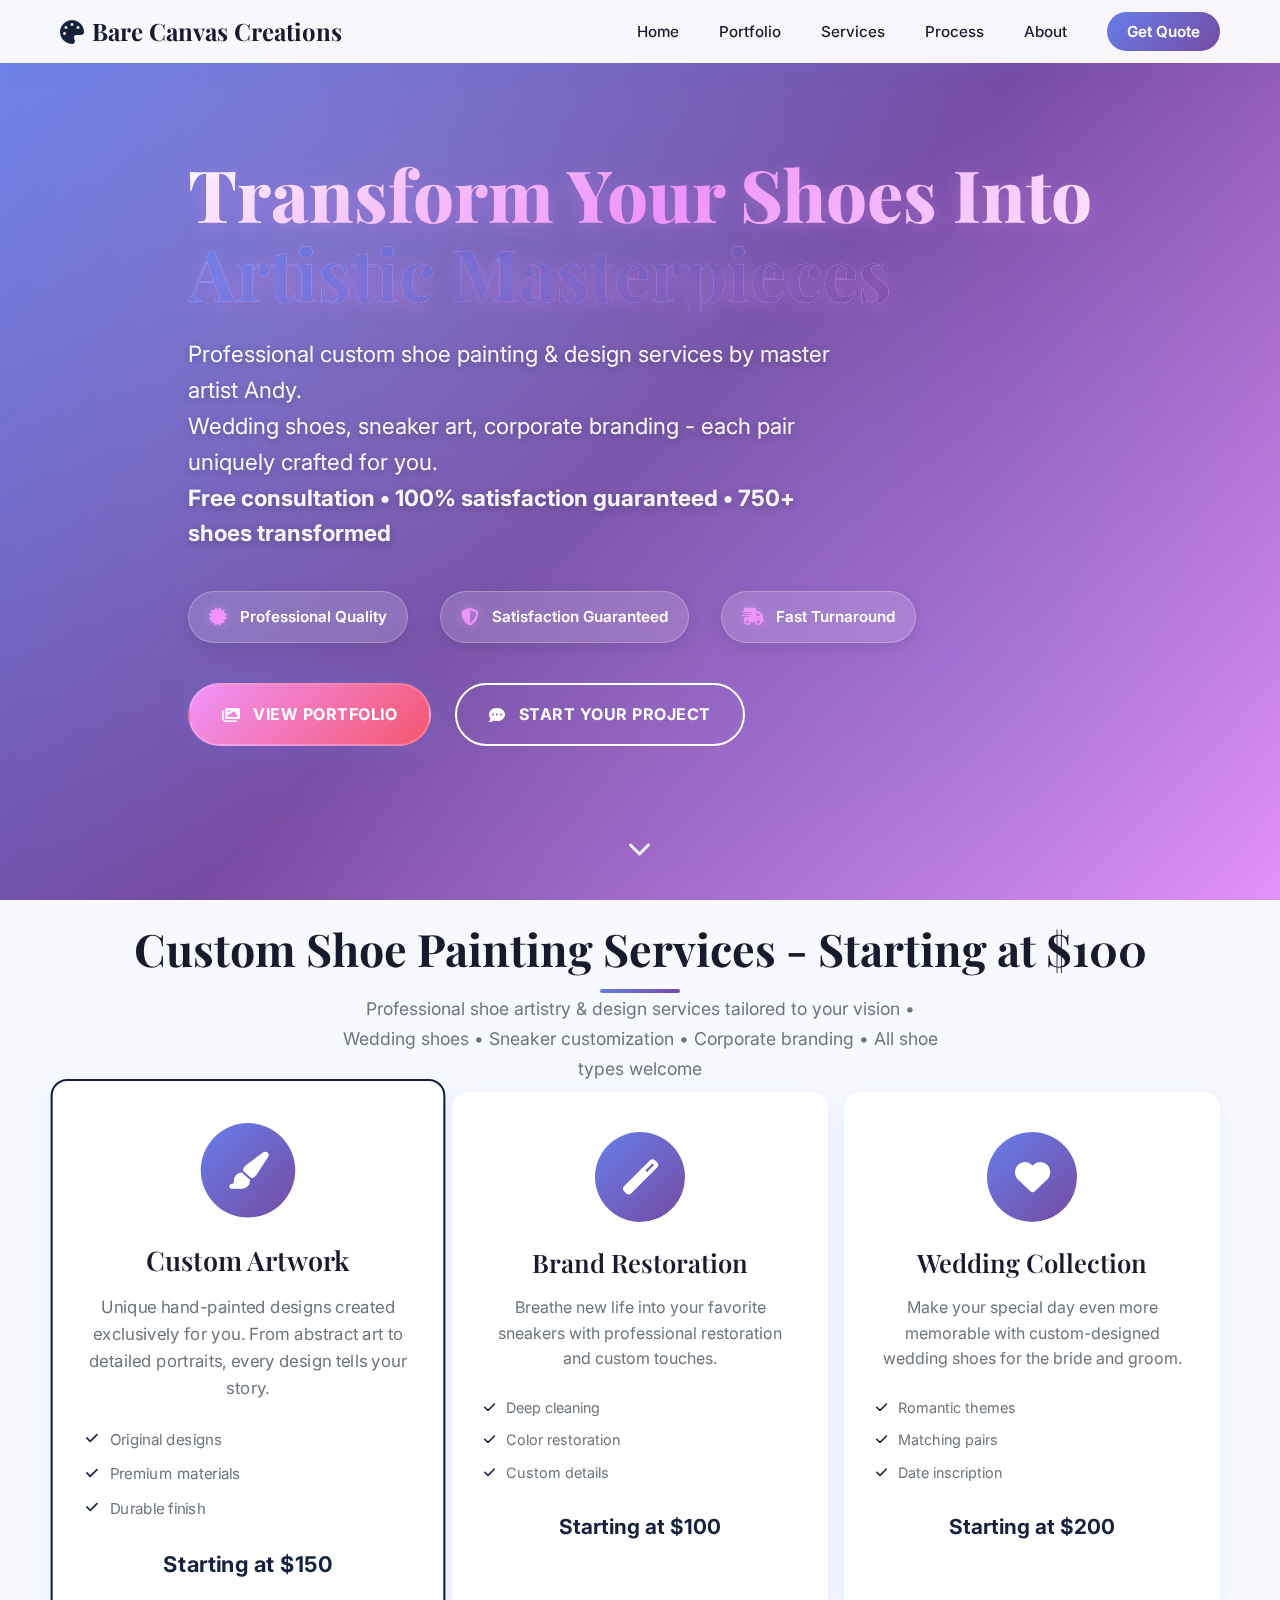
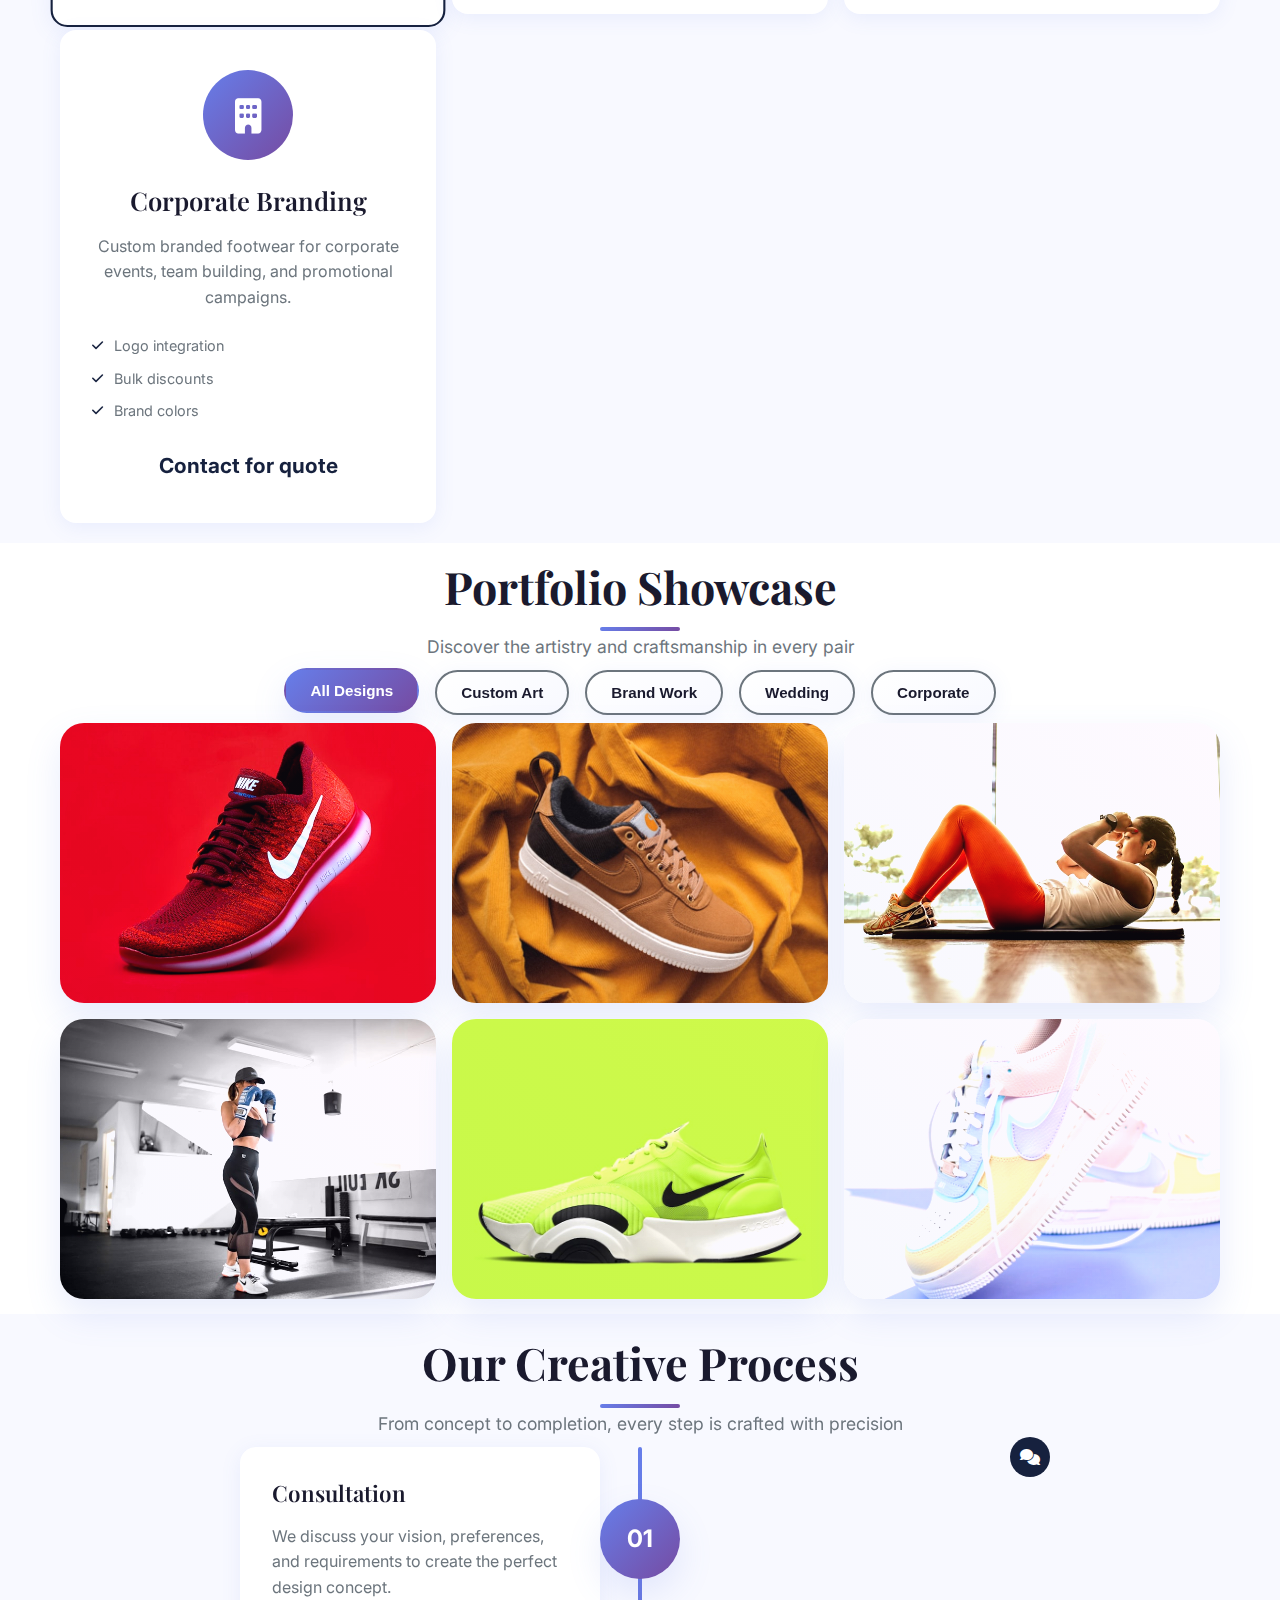
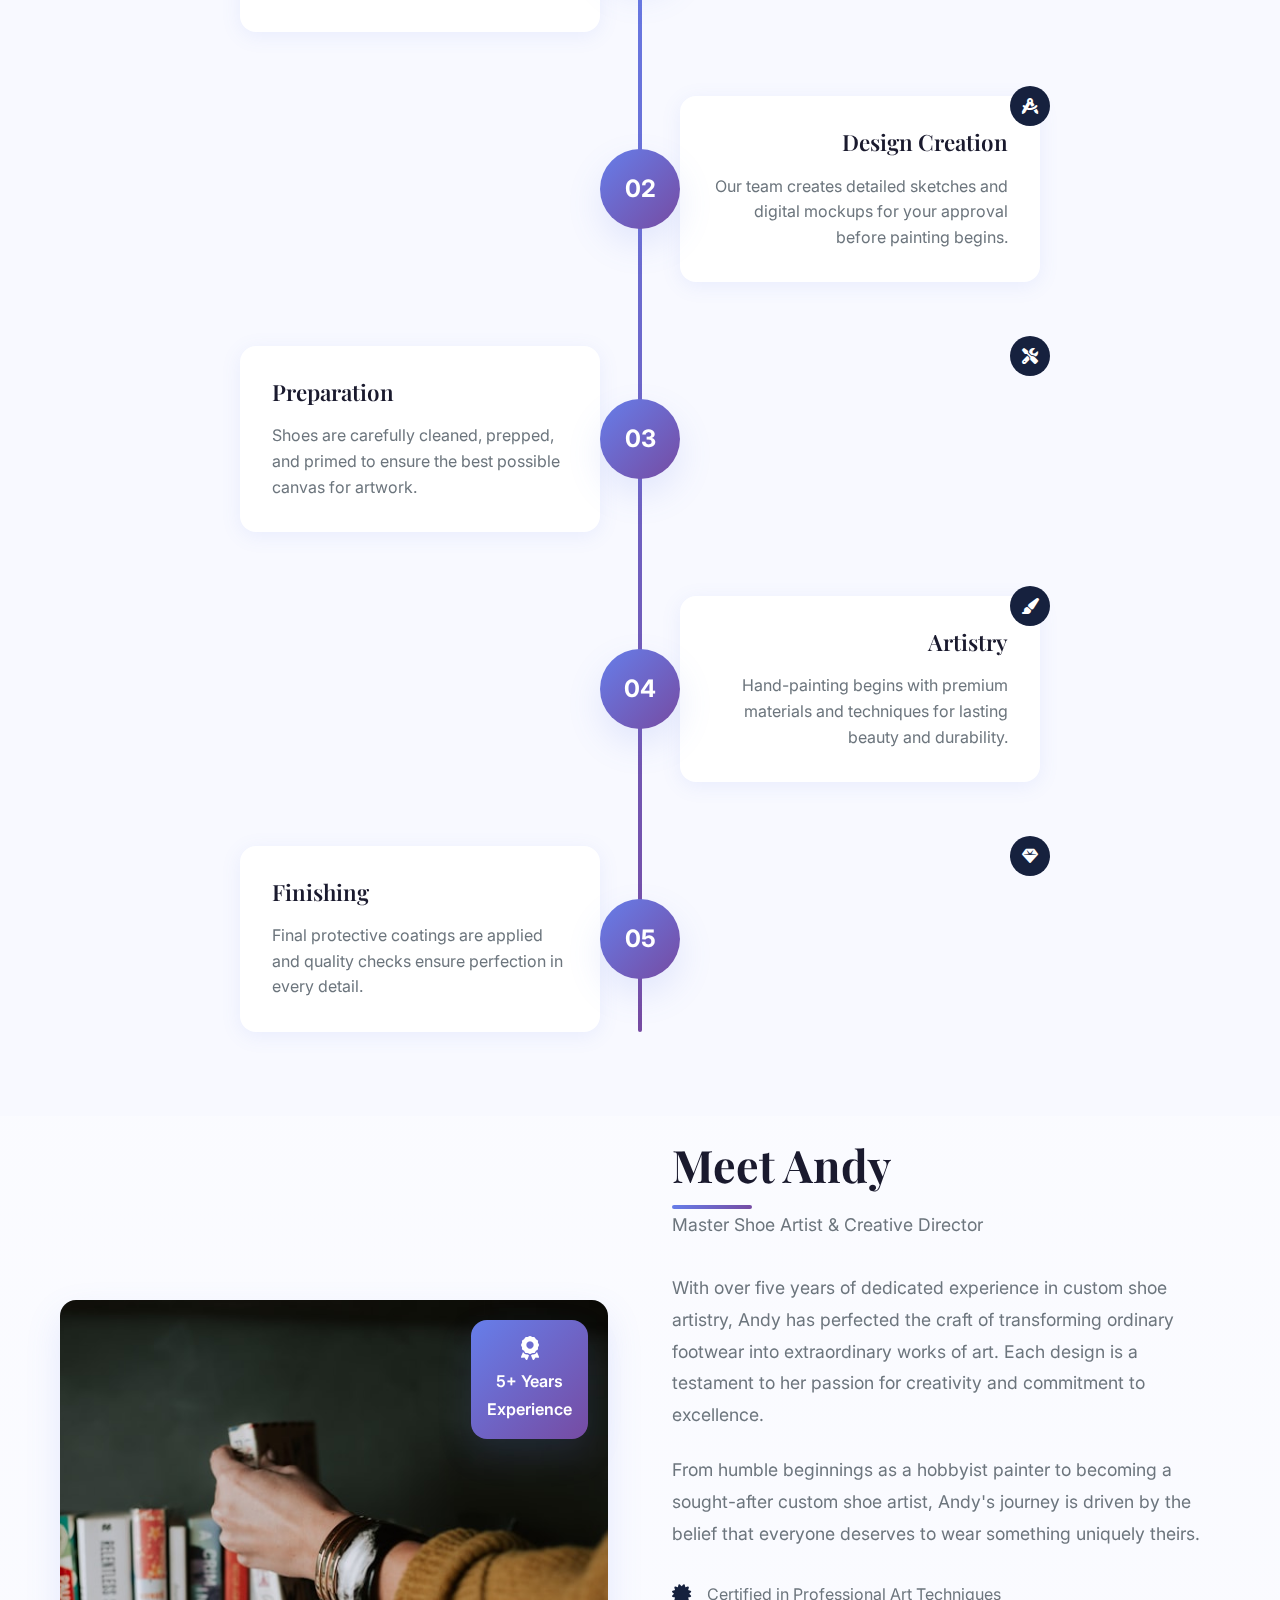
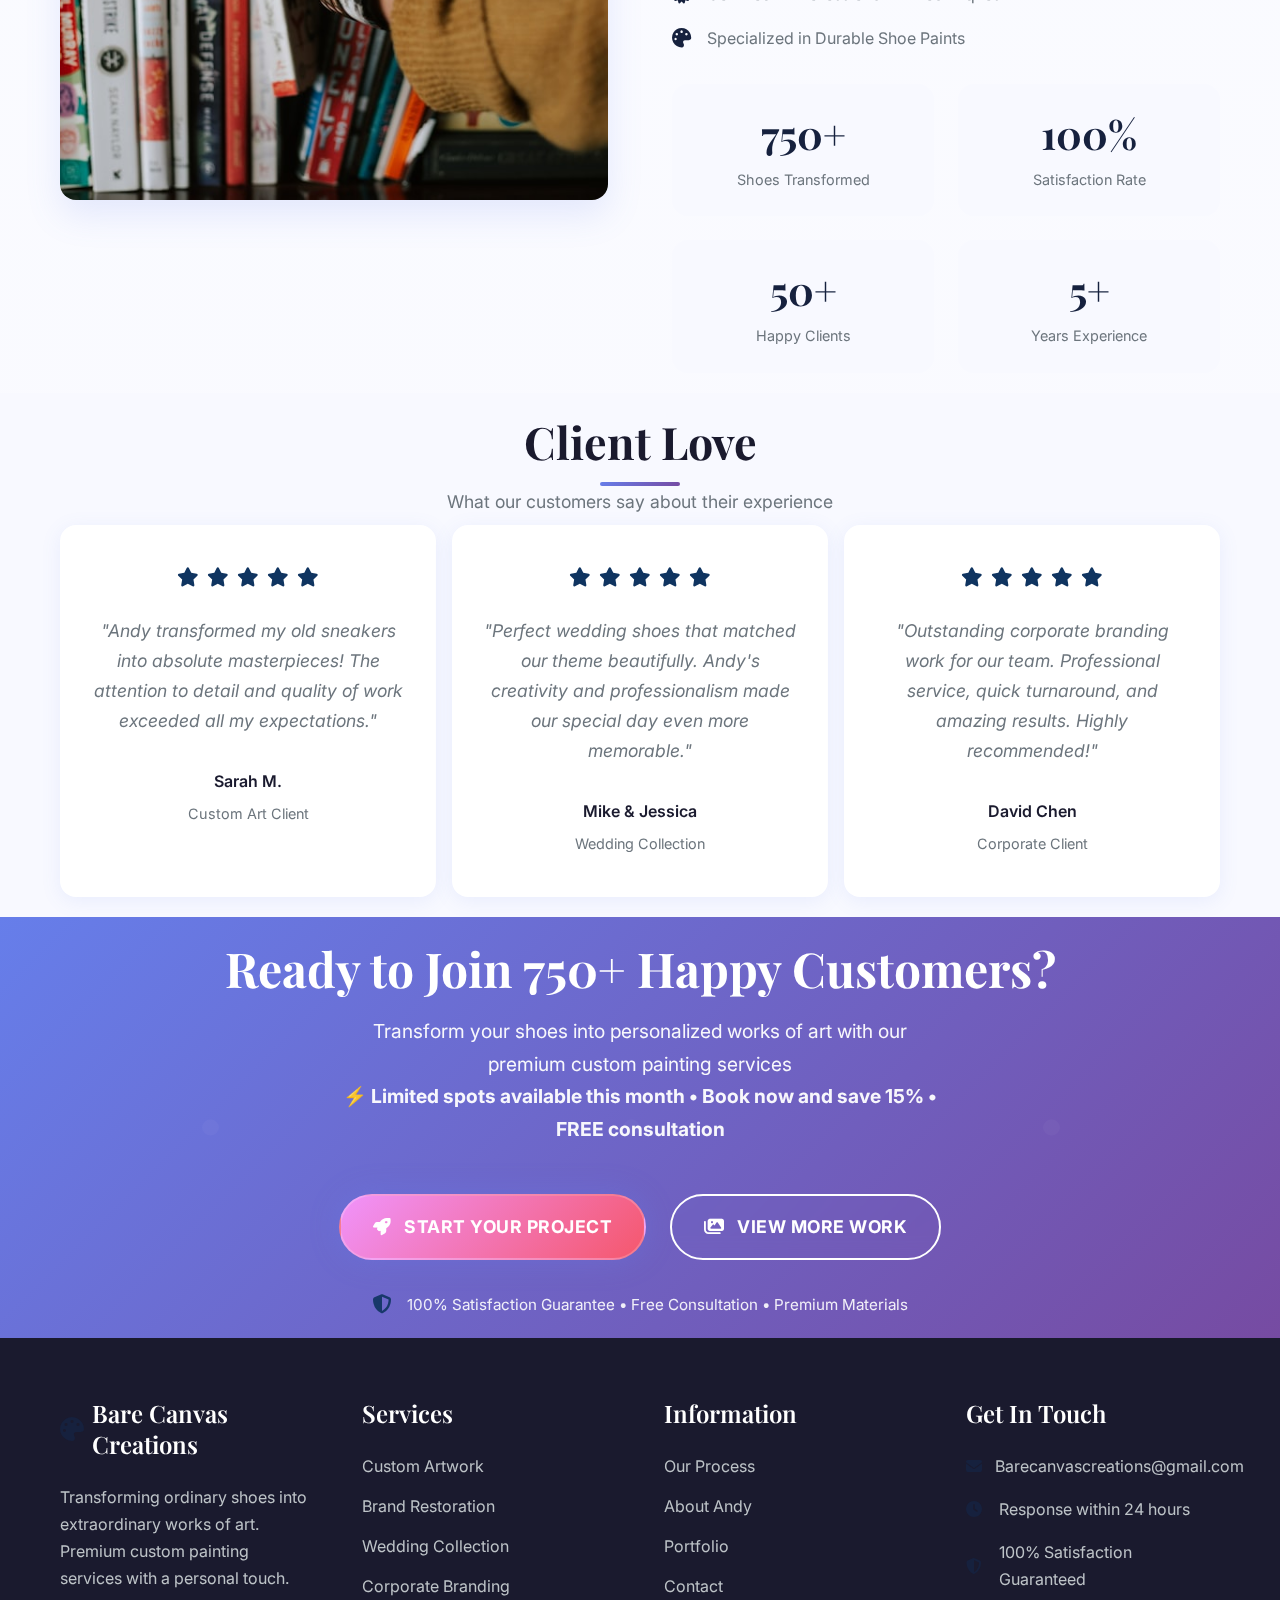
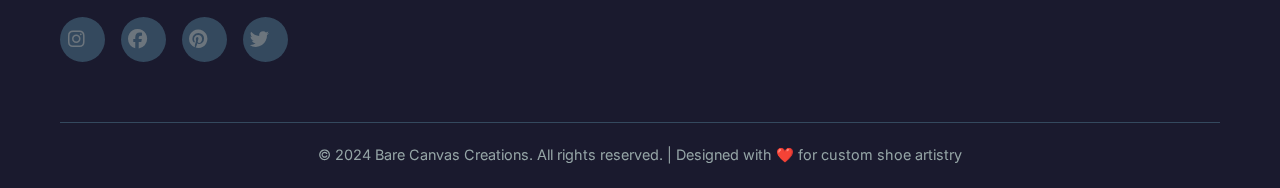
<file: index.html>
<!DOCTYPE html>
<html lang="en">
<head>
    <meta charset="UTF-8">
    <meta name="viewport" content="width=device-width, initial-scale=1.0">
    <title>Bare Canvas Creations - Premium Custom Shoe Art & Design</title>
    <meta name="description" content="Professional custom shoe painting & art services by Andy. Transform sneakers, boots & dress shoes into unique masterpieces. Wedding shoes, corporate branding, artistic designs. 5+ years experience, 100% satisfaction guaranteed.">
    <meta name="keywords" content="custom shoe painting, shoe art, custom sneakers, shoe design, painted shoes, wedding shoes, corporate shoe branding, shoe restoration, artistic footwear, custom shoe artist, Andy artist, personalized shoes, unique shoe designs">
    <meta name="author" content="Andy - Bare Canvas Creations">
    <meta name="robots" content="index, follow, max-image-preview:large, max-snippet:-1, max-video-preview:-1">
    <link rel="canonical" href="https://kamaldeep123.github.io/Andycanvas/">
    
    <!-- Open Graph Meta Tags -->
    <meta property="og:type" content="website">
    <meta property="og:title" content="Bare Canvas Creations - Premium Custom Shoe Art & Design">
    <meta property="og:description" content="Transform your shoes into unique works of art with professional custom painting services. Wedding shoes, corporate branding, artistic designs. 100% satisfaction guaranteed.">
    <meta property="og:url" content="https://kamaldeep123.github.io/Andycanvas/">
    <meta property="og:site_name" content="Bare Canvas Creations">
    <meta property="og:image" content="https://kamaldeep123.github.io/Andycanvas/images/hero/hero-shoe-art.jpg">
    <meta property="og:image:width" content="1200">
    <meta property="og:image:height" content="630">
    <meta property="og:locale" content="en_US">
    
    <!-- Twitter Card Meta Tags -->
    <meta name="twitter:card" content="summary_large_image">
    <meta name="twitter:title" content="Bare Canvas Creations - Premium Custom Shoe Art & Design">
    <meta name="twitter:description" content="Transform your shoes into unique works of art with professional custom painting services. 100% satisfaction guaranteed.">
    <meta name="twitter:image" content="https://kamaldeep123.github.io/Andycanvas/images/hero/hero-shoe-art.jpg">
    
    <!-- Business Schema -->
    <script type="application/ld+json">
    {
      "@context": "https://schema.org",
      "@type": "LocalBusiness",
      "name": "Bare Canvas Creations",
      "description": "Professional custom shoe painting and artistic design services",
      "url": "https://kamaldeep123.github.io/Andycanvas/",
      "telephone": "Contact via email",
      "email": "Barecanvascreations@gmail.com",
      "address": {
        "@type": "PostalAddress",
        "addressCountry": "US"
      },
      "serviceArea": {
        "@type": "Country",
        "name": "United States"
      },
      "foundingDate": "2019",
      "founder": {
        "@type": "Person",
        "name": "Andy",
        "jobTitle": "Master Shoe Artist & Creative Director"
      },
      "paymentAccepted": "Various",
      "currenciesAccepted": "USD",
      "priceRange": "$100-$1000+",
      "hasOfferCatalog": {
        "@type": "OfferCatalog",
        "name": "Custom Shoe Services",
        "itemListElement": [
          {
            "@type": "Offer",
            "itemOffered": {
              "@type": "Service",
              "name": "Custom Artwork Design",
              "description": "Unique hand-painted designs created exclusively for you"
            },
            "price": "150",
            "priceCurrency": "USD"
          },
          {
            "@type": "Offer",
            "itemOffered": {
              "@type": "Service",
              "name": "Brand Restoration",
              "description": "Breathe new life into your favorite sneakers"
            },
            "price": "100",
            "priceCurrency": "USD"
          },
          {
            "@type": "Offer",
            "itemOffered": {
              "@type": "Service",
              "name": "Wedding Collection",
              "description": "Custom-designed wedding shoes for bride and groom"
            },
            "price": "200",
            "priceCurrency": "USD"
          }
        ]
      },
      "aggregateRating": {
        "@type": "AggregateRating",
        "ratingValue": "5.0",
        "reviewCount": "50",
        "bestRating": "5",
        "worstRating": "1"
      },
      "review": [
        {
          "@type": "Review",
          "author": {
            "@type": "Person",
            "name": "Sarah M."
          },
          "reviewRating": {
            "@type": "Rating",
            "ratingValue": "5"
          },
          "reviewBody": "Andy transformed my old sneakers into absolute masterpieces! The attention to detail and quality of work exceeded all my expectations."
        }
      ]
    }
    </script>
    
    <!-- Preload Critical Resources -->
    <link rel="preload" href="css/styles.css" as="style" onload="this.onload=null;this.rel='stylesheet'">
    <link rel="preload" href="images/hero/hero-shoe-art.jpg" as="image">
    <link rel="preload" href="https://fonts.googleapis.com/css2?family=Playfair+Display:wght@400;500;600;700&family=Inter:wght@300;400;500;600;700&display=swap" as="style" onload="this.onload=null;this.rel='stylesheet'">
    
    <!-- Fallback for CSS -->
    <noscript>
        <link rel="stylesheet" href="css/styles.css">
        <link href="https://fonts.googleapis.com/css2?family=Playfair+Display:wght@400;500;600;700&family=Inter:wght@300;400;500;600;700&display=swap" rel="stylesheet">
    </noscript>
    
    <link rel="stylesheet" href="https://cdnjs.cloudflare.com/ajax/libs/font-awesome/6.4.0/css/all.min.css" media="print" onload="this.media='all'">
    <link rel="icon" type="image/x-icon" href="images/icons/favicon.ico">
    
    <!-- DNS Prefetch for external domains -->
    <link rel="dns-prefetch" href="//fonts.googleapis.com">
    <link rel="dns-prefetch" href="//cdnjs.cloudflare.com">
    <link rel="dns-prefetch" href="//formsubmit.co">
    <link rel="dns-prefetch" href="//www.googletagmanager.com">
    
    <!-- Google Analytics (Replace GA_MEASUREMENT_ID with your actual ID) -->
    <script async src="https://www.googletagmanager.com/gtag/js?id=GA_MEASUREMENT_ID"></script>
    <script>
        window.dataLayer = window.dataLayer || [];
        function gtag(){dataLayer.push(arguments);}
        gtag('js', new Date());
        gtag('config', 'GA_MEASUREMENT_ID');
        
        // Track form submissions
        function trackFormSubmission(formType) {
            gtag('event', 'form_submit', {
                'form_type': formType,
                'page_location': window.location.href
            });
        }
        
        // Track button clicks
        function trackButtonClick(buttonName) {
            gtag('event', 'click', {
                'button_name': buttonName,
                'page_location': window.location.href
            });
        }
    </script>
</head>
<body>
    <nav class="navbar">
        <div class="nav-container">
            <div class="nav-logo">
                <h2><i class="fas fa-palette"></i> Bare Canvas Creations</h2>
            </div>
            <ul class="nav-menu">
                <li class="nav-item">
                    <a href="#home" class="nav-link">Home</a>
                </li>
                <li class="nav-item">
                    <a href="#gallery" class="nav-link">Portfolio</a>
                </li>
                <li class="nav-item">
                    <a href="#services" class="nav-link">Services</a>
                </li>
                <li class="nav-item">
                    <a href="#process" class="nav-link">Process</a>
                </li>
                <li class="nav-item">
                    <a href="#about" class="nav-link">About</a>
                </li>
                <li class="nav-item">
                    <a href="contact.html" class="nav-link contact-btn">Get Quote</a>
                </li>
            </ul>
            <div class="hamburger">
                <span class="bar"></span>
                <span class="bar"></span>
                <span class="bar"></span>
            </div>
        </div>
    </nav>

    <section id="home" class="hero">
        <div class="hero-background">
            <img src="images/hero/hero-shoe-art.jpg" alt="Custom painted shoes artwork" class="hero-bg-image">
            <div class="hero-overlay"></div>
        </div>
        <div class="hero-content">
            <div class="hero-text">
                <h1 class="hero-title">Transform Your Shoes Into<br><span class="highlight">Artistic Masterpieces</span></h1>
                <p class="hero-subtitle">Professional custom shoe painting & design services by master artist Andy.<br>Wedding shoes, sneaker art, corporate branding - each pair uniquely crafted for you.<br><strong>Free consultation • 100% satisfaction guaranteed • 750+ shoes transformed</strong></p>
                <div class="hero-features">
                    <div class="feature-item">
                        <i class="fas fa-certificate"></i>
                        <span>Professional Quality</span>
                    </div>
                    <div class="feature-item">
                        <i class="fas fa-shield-alt"></i>
                        <span>Satisfaction Guaranteed</span>
                    </div>
                    <div class="feature-item">
                        <i class="fas fa-shipping-fast"></i>
                        <span>Fast Turnaround</span>
                    </div>
                </div>
                <div class="hero-buttons">
                    <a href="#gallery" class="btn btn-primary">
                        <i class="fas fa-images"></i>
                        View Portfolio
                    </a>
                    <a href="contact.html" class="btn btn-secondary">
                        <i class="fas fa-comment-dots"></i>
                        Start Your Project
                    </a>
                </div>
            </div>
        </div>
        <div class="hero-scroll">
            <a href="#services">
                <i class="fas fa-chevron-down"></i>
            </a>
        </div>
    </section>

    <section id="services" class="services">
        <div class="container">
            <div class="section-header">
                <h2 class="section-title">Custom Shoe Painting Services - Starting at $100</h2>
                <p class="section-subtitle">Professional shoe artistry & design services tailored to your vision • Wedding shoes • Sneaker customization • Corporate branding • All shoe types welcome</p>
            </div>
            <div class="services-grid">
                <div class="service-card featured">
                    <div class="service-icon">
                        <i class="fas fa-paint-brush"></i>
                    </div>
                    <h3>Custom Artwork</h3>
                    <p>Unique hand-painted designs created exclusively for you. From abstract art to detailed portraits, every design tells your story.</p>
                    <ul class="service-features">
                        <li><i class="fas fa-check"></i> Original designs</li>
                        <li><i class="fas fa-check"></i> Premium materials</li>
                        <li><i class="fas fa-check"></i> Durable finish</li>
                    </ul>
                    <div class="service-price">Starting at $150</div>
                </div>
                <div class="service-card">
                    <div class="service-icon">
                        <i class="fas fa-magic"></i>
                    </div>
                    <h3>Brand Restoration</h3>
                    <p>Breathe new life into your favorite sneakers with professional restoration and custom touches.</p>
                    <ul class="service-features">
                        <li><i class="fas fa-check"></i> Deep cleaning</li>
                        <li><i class="fas fa-check"></i> Color restoration</li>
                        <li><i class="fas fa-check"></i> Custom details</li>
                    </ul>
                    <div class="service-price">Starting at $100</div>
                </div>
                <div class="service-card">
                    <div class="service-icon">
                        <i class="fas fa-heart"></i>
                    </div>
                    <h3>Wedding Collection</h3>
                    <p>Make your special day even more memorable with custom-designed wedding shoes for the bride and groom.</p>
                    <ul class="service-features">
                        <li><i class="fas fa-check"></i> Romantic themes</li>
                        <li><i class="fas fa-check"></i> Matching pairs</li>
                        <li><i class="fas fa-check"></i> Date inscription</li>
                    </ul>
                    <div class="service-price">Starting at $200</div>
                </div>
                <div class="service-card">
                    <div class="service-icon">
                        <i class="fas fa-building"></i>
                    </div>
                    <h3>Corporate Branding</h3>
                    <p>Custom branded footwear for corporate events, team building, and promotional campaigns.</p>
                    <ul class="service-features">
                        <li><i class="fas fa-check"></i> Logo integration</li>
                        <li><i class="fas fa-check"></i> Bulk discounts</li>
                        <li><i class="fas fa-check"></i> Brand colors</li>
                    </ul>
                    <div class="service-price">Contact for quote</div>
                </div>
            </div>
        </div>
    </section>

    <section id="gallery" class="gallery">
        <div class="container">
            <div class="section-header">
                <h2 class="section-title">Portfolio Showcase</h2>
                <p class="section-subtitle">Discover the artistry and craftsmanship in every pair</p>
            </div>
            <div class="gallery-filter">
                <button class="filter-btn active" data-filter="all">All Designs</button>
                <button class="filter-btn" data-filter="custom">Custom Art</button>
                <button class="filter-btn" data-filter="brand">Brand Work</button>
                <button class="filter-btn" data-filter="wedding">Wedding</button>
                <button class="filter-btn" data-filter="corporate">Corporate</button>
            </div>
            <div class="gallery-grid">
                <div class="gallery-item" data-category="custom">
                    <img src="images/gallery/custom-sneakers-1.jpg" alt="Custom painted sneakers with artistic design" loading="lazy">
                    <div class="gallery-overlay">
                        <div class="gallery-info">
                            <h3>Artistic Expression</h3>
                            <p>Custom hand-painted design</p>
                            <button class="view-btn" onclick="openModal('modal1')">
                                <i class="fas fa-expand-alt"></i>
                            </button>
                        </div>
                    </div>
                </div>
                <div class="gallery-item" data-category="brand">
                    <img src="images/gallery/colorful-sneakers-2.jpg" alt="Colorful custom sneaker restoration" loading="lazy">
                    <div class="gallery-overlay">
                        <div class="gallery-info">
                            <h3>Color Revival</h3>
                            <p>Brand restoration with custom touches</p>
                            <button class="view-btn" onclick="openModal('modal2')">
                                <i class="fas fa-expand-alt"></i>
                            </button>
                        </div>
                    </div>
                </div>
                <div class="gallery-item" data-category="custom">
                    <img src="images/gallery/artistic-shoes-3.jpg" alt="Artistic shoe design with detailed patterns" loading="lazy">
                    <div class="gallery-overlay">
                        <div class="gallery-info">
                            <h3>Pattern Perfection</h3>
                            <p>Intricate geometric designs</p>
                            <button class="view-btn" onclick="openModal('modal3')">
                                <i class="fas fa-expand-alt"></i>
                            </button>
                        </div>
                    </div>
                </div>
                <div class="gallery-item" data-category="wedding">
                    <img src="images/gallery/designer-shoes-4.jpg" alt="Designer wedding shoes with custom artwork" loading="lazy">
                    <div class="gallery-overlay">
                        <div class="gallery-info">
                            <h3>Wedding Elegance</h3>
                            <p>Romantic bridal design</p>
                            <button class="view-btn" onclick="openModal('modal4')">
                                <i class="fas fa-expand-alt"></i>
                            </button>
                        </div>
                    </div>
                </div>
                <div class="gallery-item" data-category="custom">
                    <img src="images/gallery/custom-design-5.jpg" alt="Custom shoe design with unique artwork" loading="lazy">
                    <div class="gallery-overlay">
                        <div class="gallery-info">
                            <h3>Personal Style</h3>
                            <p>Custom lifestyle design</p>
                            <button class="view-btn" onclick="openModal('modal5')">
                                <i class="fas fa-expand-alt"></i>
                            </button>
                        </div>
                    </div>
                </div>
                <div class="gallery-item" data-category="brand">
                    <img src="images/gallery/street-art-shoes-6.jpg" alt="Street art inspired shoe design" loading="lazy">
                    <div class="gallery-overlay">
                        <div class="gallery-info">
                            <h3>Street Art Fusion</h3>
                            <p>Urban-inspired custom work</p>
                            <button class="view-btn" onclick="openModal('modal6')">
                                <i class="fas fa-expand-alt"></i>
                            </button>
                        </div>
                    </div>
                </div>
            </div>
        </div>
    </section>

    <section id="process" class="process">
        <div class="container">
            <div class="section-header">
                <h2 class="section-title">Our Creative Process</h2>
                <p class="section-subtitle">From concept to completion, every step is crafted with precision</p>
            </div>
            <div class="process-timeline">
                <div class="process-step">
                    <div class="step-number">01</div>
                    <div class="step-content">
                        <h3>Consultation</h3>
                        <p>We discuss your vision, preferences, and requirements to create the perfect design concept.</p>
                        <div class="step-icon">
                            <i class="fas fa-comments"></i>
                        </div>
                    </div>
                </div>
                <div class="process-step">
                    <div class="step-number">02</div>
                    <div class="step-content">
                        <h3>Design Creation</h3>
                        <p>Our team creates detailed sketches and digital mockups for your approval before painting begins.</p>
                        <div class="step-icon">
                            <i class="fas fa-drafting-compass"></i>
                        </div>
                    </div>
                </div>
                <div class="process-step">
                    <div class="step-number">03</div>
                    <div class="step-content">
                        <h3>Preparation</h3>
                        <p>Shoes are carefully cleaned, prepped, and primed to ensure the best possible canvas for artwork.</p>
                        <div class="step-icon">
                            <i class="fas fa-tools"></i>
                        </div>
                    </div>
                </div>
                <div class="process-step">
                    <div class="step-number">04</div>
                    <div class="step-content">
                        <h3>Artistry</h3>
                        <p>Hand-painting begins with premium materials and techniques for lasting beauty and durability.</p>
                        <div class="step-icon">
                            <i class="fas fa-paint-brush"></i>
                        </div>
                    </div>
                </div>
                <div class="process-step">
                    <div class="step-number">05</div>
                    <div class="step-content">
                        <h3>Finishing</h3>
                        <p>Final protective coatings are applied and quality checks ensure perfection in every detail.</p>
                        <div class="step-icon">
                            <i class="fas fa-gem"></i>
                        </div>
                    </div>
                </div>
            </div>
        </div>
    </section>

    <section id="about" class="about">
        <div class="container">
            <div class="about-content">
                <div class="about-image">
                    <img src="images/about/artist-at-work.jpg" alt="Andy working on custom shoe design" class="about-img">
                    <div class="about-badge">
                        <i class="fas fa-award"></i>
                        <span>5+ Years<br>Experience</span>
                    </div>
                </div>
                <div class="about-text">
                    <div class="section-header">
                        <h2 class="section-title">Meet Andy</h2>
                        <p class="section-subtitle">Master Shoe Artist & Creative Director</p>
                    </div>
                    <p class="about-description">With over five years of dedicated experience in custom shoe artistry, Andy has perfected the craft of transforming ordinary footwear into extraordinary works of art. Each design is a testament to her passion for creativity and commitment to excellence.</p>
                    <p class="about-description">From humble beginnings as a hobbyist painter to becoming a sought-after custom shoe artist, Andy's journey is driven by the belief that everyone deserves to wear something uniquely theirs.</p>
                    
                    <div class="credentials">
                        <div class="credential-item">
                            <i class="fas fa-certificate"></i>
                            <span>Certified in Professional Art Techniques</span>
                        </div>
                        <div class="credential-item">
                            <i class="fas fa-palette"></i>
                            <span>Specialized in Durable Shoe Paints</span>
                        </div>
                    </div>

                    <div class="stats-container">
                        <div class="stat">
                            <h3 class="stat-number">750+</h3>
                            <p>Shoes Transformed</p>
                        </div>
                        <div class="stat">
                            <h3 class="stat-number">100%</h3>
                            <p>Satisfaction Rate</p>
                        </div>
                        <div class="stat">
                            <h3 class="stat-number">50+</h3>
                            <p>Happy Clients</p>
                        </div>
                        <div class="stat">
                            <h3 class="stat-number">5+</h3>
                            <p>Years Experience</p>
                        </div>
                    </div>
                </div>
            </div>
        </div>
    </section>

    <section class="testimonials">
        <div class="container">
            <div class="section-header">
                <h2 class="section-title">Client Love</h2>
                <p class="section-subtitle">What our customers say about their experience</p>
            </div>
            <div class="testimonials-grid">
                <div class="testimonial-card">
                    <div class="stars">
                        <i class="fas fa-star"></i>
                        <i class="fas fa-star"></i>
                        <i class="fas fa-star"></i>
                        <i class="fas fa-star"></i>
                        <i class="fas fa-star"></i>
                    </div>
                    <p>"Andy transformed my old sneakers into absolute masterpieces! The attention to detail and quality of work exceeded all my expectations."</p>
                    <div class="testimonial-author">
                        <strong>Sarah M.</strong>
                        <span>Custom Art Client</span>
                    </div>
                </div>
                <div class="testimonial-card">
                    <div class="stars">
                        <i class="fas fa-star"></i>
                        <i class="fas fa-star"></i>
                        <i class="fas fa-star"></i>
                        <i class="fas fa-star"></i>
                        <i class="fas fa-star"></i>
                    </div>
                    <p>"Perfect wedding shoes that matched our theme beautifully. Andy's creativity and professionalism made our special day even more memorable."</p>
                    <div class="testimonial-author">
                        <strong>Mike & Jessica</strong>
                        <span>Wedding Collection</span>
                    </div>
                </div>
                <div class="testimonial-card">
                    <div class="stars">
                        <i class="fas fa-star"></i>
                        <i class="fas fa-star"></i>
                        <i class="fas fa-star"></i>
                        <i class="fas fa-star"></i>
                        <i class="fas fa-star"></i>
                    </div>
                    <p>"Outstanding corporate branding work for our team. Professional service, quick turnaround, and amazing results. Highly recommended!"</p>
                    <div class="testimonial-author">
                        <strong>David Chen</strong>
                        <span>Corporate Client</span>
                    </div>
                </div>
            </div>
        </div>
    </section>

    <section class="cta">
        <div class="container">
            <div class="cta-content">
                <h2>Ready to Join 750+ Happy Customers?</h2>
                <p>Transform your shoes into personalized works of art with our premium custom painting services<br><strong>⚡ Limited spots available this month • Book now and save 15% • FREE consultation</strong></p>
                <div class="cta-buttons">
                    <a href="contact.html" class="btn btn-primary large">
                        <i class="fas fa-rocket"></i>
                        Start Your Project
                    </a>
                    <a href="#gallery" class="btn btn-secondary large">
                        <i class="fas fa-images"></i>
                        View More Work
                    </a>
                </div>
                <div class="cta-guarantee">
                    <i class="fas fa-shield-alt"></i>
                    <span>100% Satisfaction Guarantee • Free Consultation • Premium Materials</span>
                </div>
            </div>
        </div>
    </section>

    <footer class="footer">
        <div class="container">
            <div class="footer-content">
                <div class="footer-section">
                    <h3><i class="fas fa-palette"></i> Bare Canvas Creations</h3>
                    <p>Transforming ordinary shoes into extraordinary works of art. Premium custom painting services with a personal touch.</p>
                    <div class="social-links">
                        <a href="#" class="social-link"><i class="fab fa-instagram"></i></a>
                        <a href="#" class="social-link"><i class="fab fa-facebook"></i></a>
                        <a href="#" class="social-link"><i class="fab fa-pinterest"></i></a>
                        <a href="#" class="social-link"><i class="fab fa-twitter"></i></a>
                    </div>
                </div>
                <div class="footer-section">
                    <h3>Services</h3>
                    <ul>
                        <li><a href="#services">Custom Artwork</a></li>
                        <li><a href="#services">Brand Restoration</a></li>
                        <li><a href="#services">Wedding Collection</a></li>
                        <li><a href="#services">Corporate Branding</a></li>
                    </ul>
                </div>
                <div class="footer-section">
                    <h3>Information</h3>
                    <ul>
                        <li><a href="#process">Our Process</a></li>
                        <li><a href="#about">About Andy</a></li>
                        <li><a href="#gallery">Portfolio</a></li>
                        <li><a href="contact.html">Contact</a></li>
                    </ul>
                </div>
                <div class="footer-section">
                    <h3>Get In Touch</h3>
                    <div class="contact-info">
                        <p><i class="fas fa-envelope"></i> Barecanvascreations@gmail.com</p>
                        <p><i class="fas fa-clock"></i> Response within 24 hours</p>
                        <p><i class="fas fa-shield-alt"></i> 100% Satisfaction Guaranteed</p>
                    </div>
                </div>
            </div>
            <div class="footer-bottom">
                <p>&copy; 2024 Bare Canvas Creations. All rights reserved. | Designed with ❤️ for custom shoe artistry</p>
            </div>
        </div>
    </footer>

    <script src="js/script.js"></script>
</body>
</html>
</file>
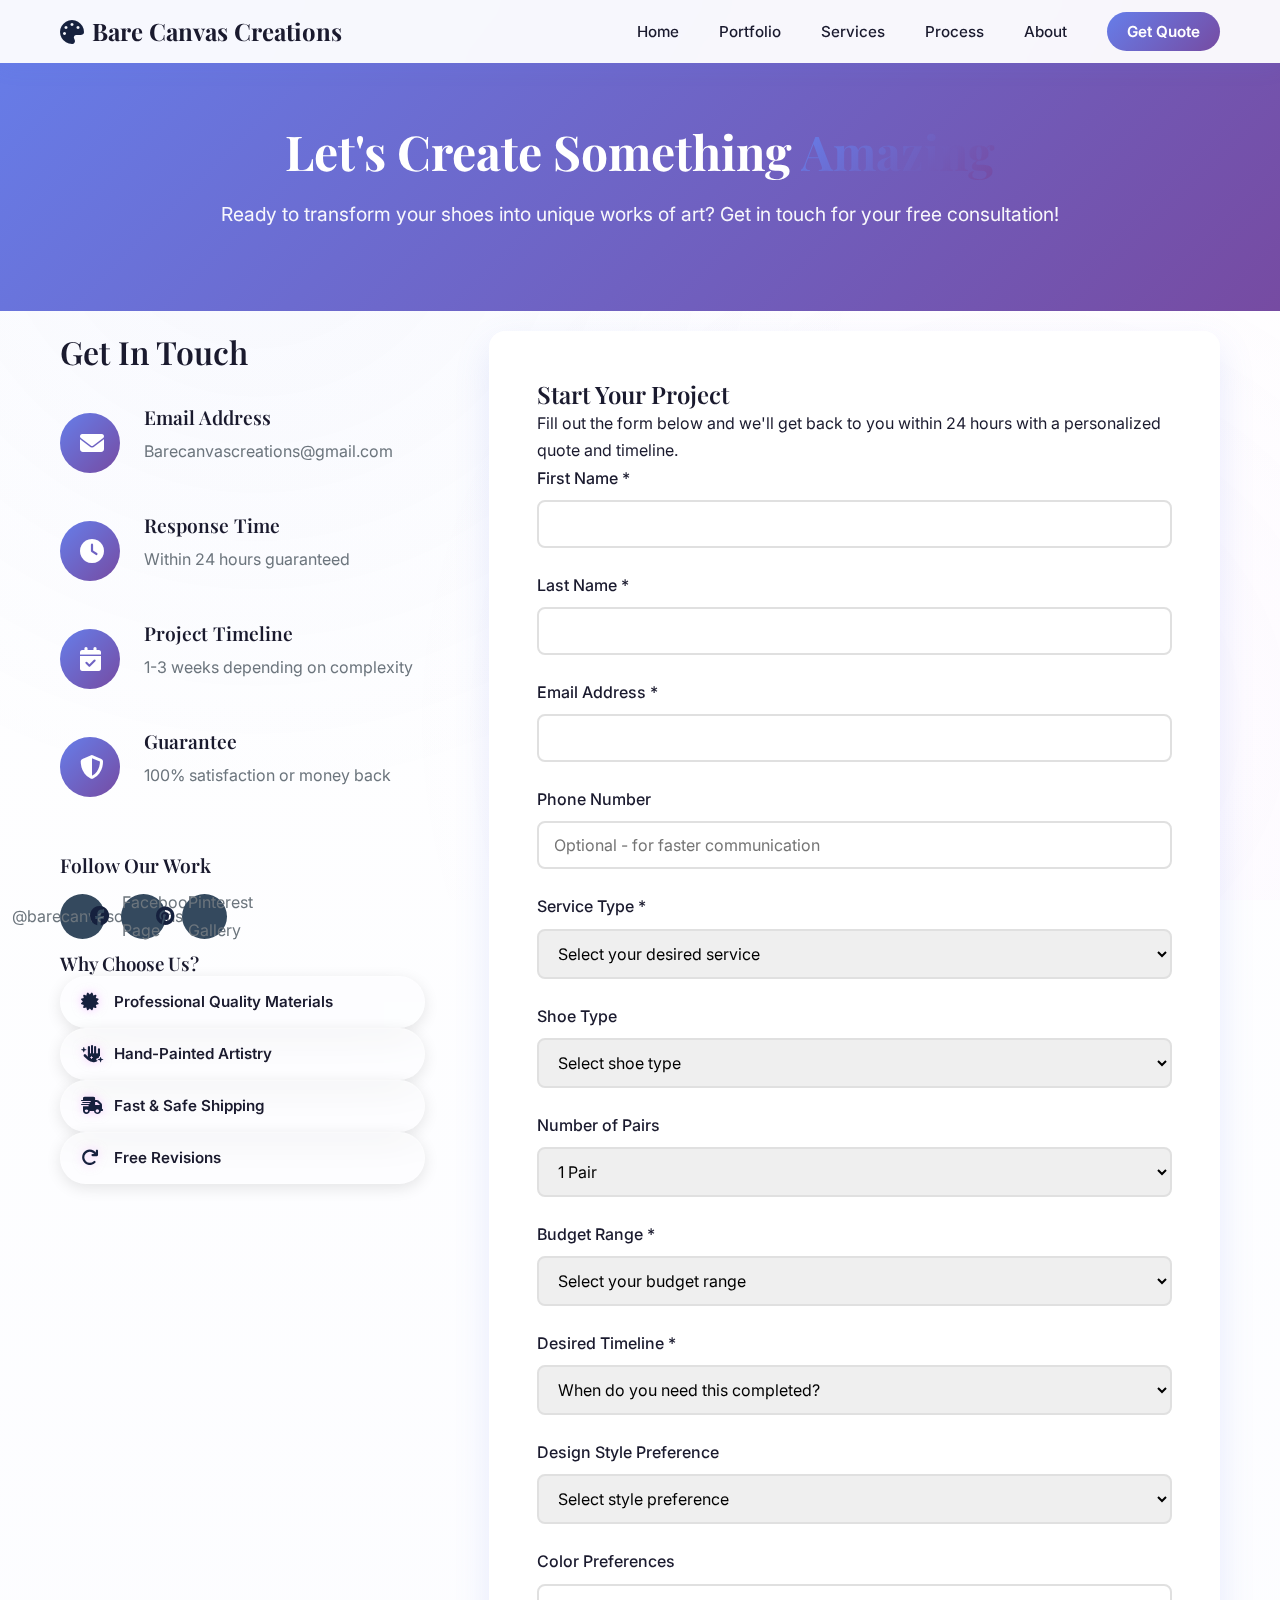
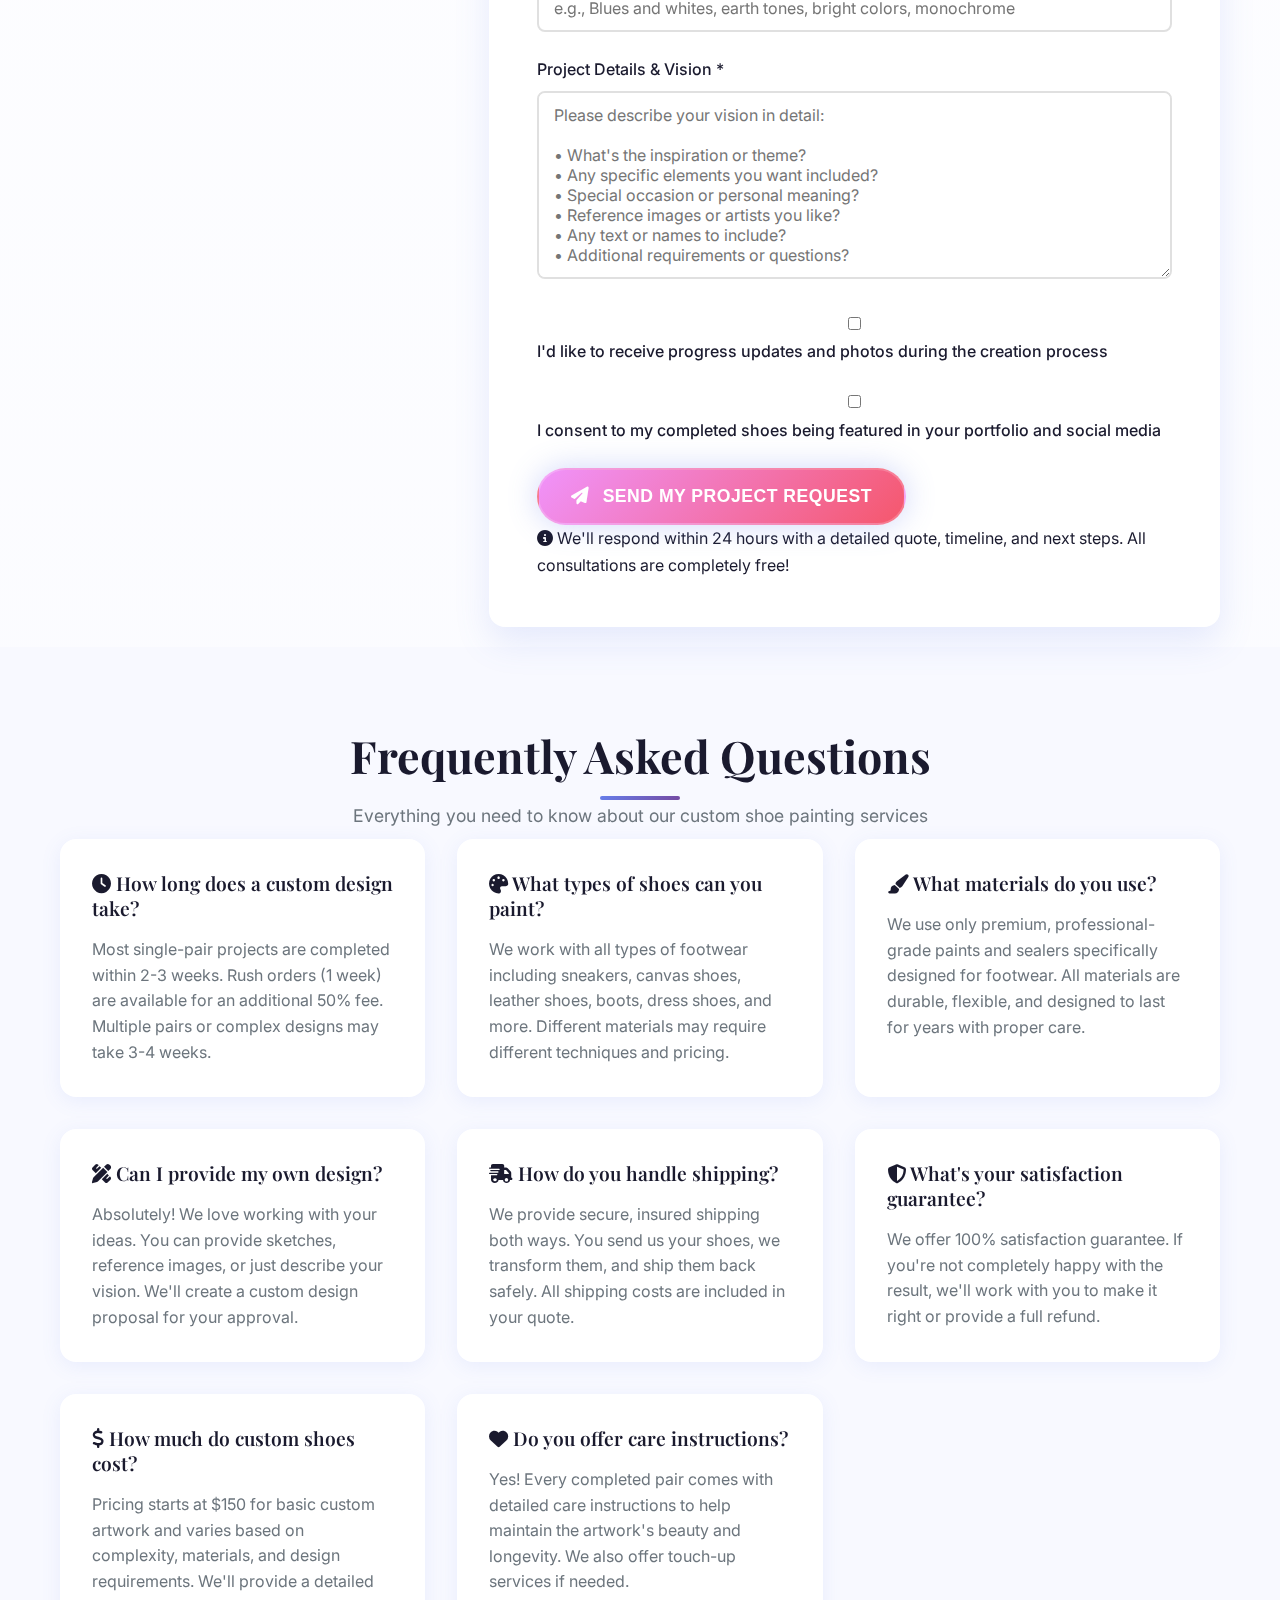
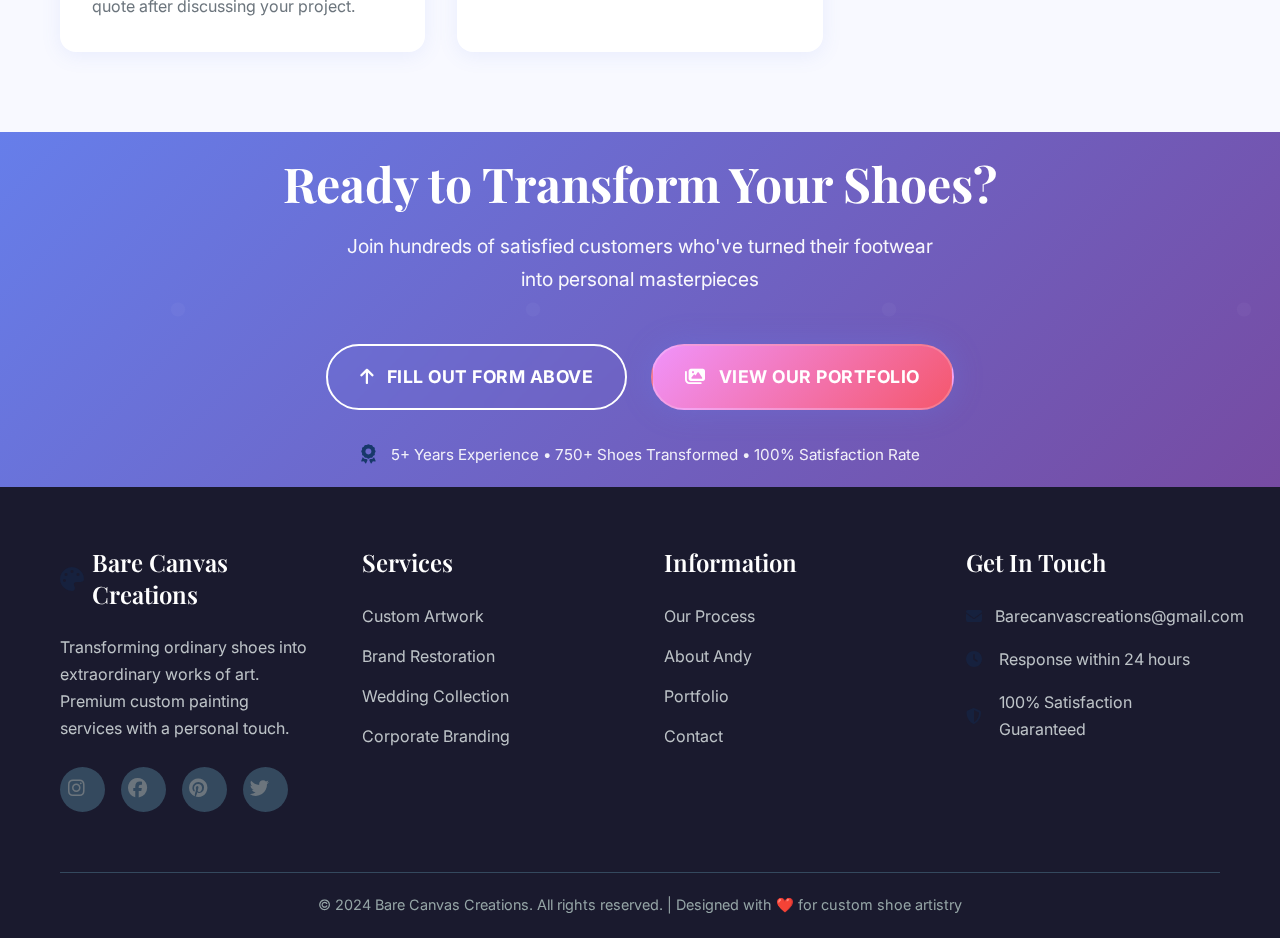
<file: contact.html>
<!DOCTYPE html>
<html lang="en">
<head>
    <meta charset="UTF-8">
    <meta name="viewport" content="width=device-width, initial-scale=1.0">
    <title>Contact Us - Bare Canvas Creations | Get Your Custom Quote</title>
    <meta name="description" content="Get in touch with Bare Canvas Creations for your custom shoe painting project. Free consultation, professional service, satisfaction guaranteed.">
    <link rel="stylesheet" href="css/styles.css">
    <link href="https://fonts.googleapis.com/css2?family=Playfair+Display:wght@400;500;600;700&family=Inter:wght@300;400;500;600;700&display=swap" rel="stylesheet">
    <link rel="stylesheet" href="https://cdnjs.cloudflare.com/ajax/libs/font-awesome/6.4.0/css/all.min.css">
</head>
<body>
    <nav class="navbar">
        <div class="nav-container">
            <div class="nav-logo">
                <h2><i class="fas fa-palette"></i> Bare Canvas Creations</h2>
            </div>
            <ul class="nav-menu">
                <li class="nav-item">
                    <a href="index.html" class="nav-link">Home</a>
                </li>
                <li class="nav-item">
                    <a href="index.html#gallery" class="nav-link">Portfolio</a>
                </li>
                <li class="nav-item">
                    <a href="index.html#services" class="nav-link">Services</a>
                </li>
                <li class="nav-item">
                    <a href="index.html#process" class="nav-link">Process</a>
                </li>
                <li class="nav-item">
                    <a href="index.html#about" class="nav-link">About</a>
                </li>
                <li class="nav-item">
                    <a href="contact.html" class="nav-link contact-btn active">Get Quote</a>
                </li>
            </ul>
            <div class="hamburger">
                <span class="bar"></span>
                <span class="bar"></span>
                <span class="bar"></span>
            </div>
        </div>
    </nav>

    <section class="contact-hero">
        <div class="container">
            <h1>Let's Create Something <span class="highlight">Amazing</span></h1>
            <p>Ready to transform your shoes into unique works of art? Get in touch for your free consultation!</p>
        </div>
    </section>

    <section class="contact-section">
        <div class="container">
            <div class="contact-content">
                <div class="contact-info">
                    <h2>Get In Touch</h2>
                    <div class="contact-item">
                        <div class="contact-icon">
                            <i class="fas fa-envelope"></i>
                        </div>
                        <div class="contact-details">
                            <h3>Email Address</h3>
                            <p>Barecanvascreations@gmail.com</p>
                        </div>
                    </div>
                    <div class="contact-item">
                        <div class="contact-icon">
                            <i class="fas fa-clock"></i>
                        </div>
                        <div class="contact-details">
                            <h3>Response Time</h3>
                            <p>Within 24 hours guaranteed</p>
                        </div>
                    </div>
                    <div class="contact-item">
                        <div class="contact-icon">
                            <i class="fas fa-calendar-check"></i>
                        </div>
                        <div class="contact-details">
                            <h3>Project Timeline</h3>
                            <p>1-3 weeks depending on complexity</p>
                        </div>
                    </div>
                    <div class="contact-item">
                        <div class="contact-icon">
                            <i class="fas fa-shield-alt"></i>
                        </div>
                        <div class="contact-details">
                            <h3>Guarantee</h3>
                            <p>100% satisfaction or money back</p>
                        </div>
                    </div>
                    
                    <div class="social-section">
                        <h3>Follow Our Work</h3>
                        <div class="social-links">
                            <a href="#" class="social-link">
                                <i class="fab fa-instagram"></i>
                                <span>@barecanvascreations</span>
                            </a>
                            <a href="#" class="social-link">
                                <i class="fab fa-facebook"></i>
                                <span>Facebook Page</span>
                            </a>
                            <a href="#" class="social-link">
                                <i class="fab fa-pinterest"></i>
                                <span>Pinterest Gallery</span>
                            </a>
                        </div>
                    </div>

                    <div class="contact-features">
                        <h3>Why Choose Us?</h3>
                        <div class="feature-list">
                            <div class="feature-item">
                                <i class="fas fa-certificate"></i>
                                <span>Professional Quality Materials</span>
                            </div>
                            <div class="feature-item">
                                <i class="fas fa-hand-sparkles"></i>
                                <span>Hand-Painted Artistry</span>
                            </div>
                            <div class="feature-item">
                                <i class="fas fa-shipping-fast"></i>
                                <span>Fast & Safe Shipping</span>
                            </div>
                            <div class="feature-item">
                                <i class="fas fa-redo"></i>
                                <span>Free Revisions</span>
                            </div>
                        </div>
                    </div>
                </div>

                <div class="contact-form-container">
                    <h2>Start Your Project</h2>
                    <p class="form-intro">Fill out the form below and we'll get back to you within 24 hours with a personalized quote and timeline.</p>
                    
                    <form action="https://formsubmit.co/Barecanvascreations@gmail.com" method="POST" class="contact-form">
                        <input type="hidden" name="_captcha" value="false">
                        <input type="hidden" name="_next" value="https://kamaldeep123.github.io/Andycanvas/thank-you.html">
                        <input type="hidden" name="_subject" value="New Project Inquiry - Bare Canvas Creations">
                        <input type="hidden" name="_template" value="table">
                        
                        <div class="form-row">
                            <div class="form-group">
                                <label for="firstName">First Name *</label>
                                <input type="text" id="firstName" name="firstName" required>
                            </div>
                            <div class="form-group">
                                <label for="lastName">Last Name *</label>
                                <input type="text" id="lastName" name="lastName" required>
                            </div>
                        </div>
                        
                        <div class="form-group">
                            <label for="email">Email Address *</label>
                            <input type="email" id="email" name="email" required>
                        </div>
                        
                        <div class="form-group">
                            <label for="phone">Phone Number</label>
                            <input type="tel" id="phone" name="phone" placeholder="Optional - for faster communication">
                        </div>
                        
                        <div class="form-group">
                            <label for="service">Service Type *</label>
                            <select id="service" name="service" required>
                                <option value="">Select your desired service</option>
                                <option value="custom-artwork">Custom Artwork Design</option>
                                <option value="brand-restoration">Brand Restoration & Refresh</option>
                                <option value="wedding-shoes">Wedding Collection</option>
                                <option value="corporate-branding">Corporate Branding</option>
                                <option value="multiple-pairs">Multiple Pairs</option>
                                <option value="consultation">Just Consultation</option>
                            </select>
                        </div>

                        <div class="form-row">
                            <div class="form-group">
                                <label for="shoeType">Shoe Type</label>
                                <select id="shoeType" name="shoeType">
                                    <option value="">Select shoe type</option>
                                    <option value="sneakers">Sneakers/Athletic Shoes</option>
                                    <option value="canvas">Canvas Shoes</option>
                                    <option value="leather">Leather Shoes</option>
                                    <option value="boots">Boots</option>
                                    <option value="dress-shoes">Dress Shoes</option>
                                    <option value="other">Other</option>
                                </select>
                            </div>
                            <div class="form-group">
                                <label for="quantity">Number of Pairs</label>
                                <select id="quantity" name="quantity">
                                    <option value="1">1 Pair</option>
                                    <option value="2">2 Pairs</option>
                                    <option value="3-5">3-5 Pairs</option>
                                    <option value="6-10">6-10 Pairs</option>
                                    <option value="10+">10+ Pairs</option>
                                </select>
                            </div>
                        </div>
                        
                        <div class="form-group">
                            <label for="budget">Budget Range *</label>
                            <select id="budget" name="budget" required>
                                <option value="">Select your budget range</option>
                                <option value="under-150">Under $150</option>
                                <option value="150-250">$150 - $250</option>
                                <option value="250-400">$250 - $400</option>
                                <option value="400-600">$400 - $600</option>
                                <option value="600-1000">$600 - $1000</option>
                                <option value="over-1000">Over $1000</option>
                                <option value="flexible">Budget Flexible</option>
                            </select>
                        </div>
                        
                        <div class="form-group">
                            <label for="timeline">Desired Timeline *</label>
                            <select id="timeline" name="timeline" required>
                                <option value="">When do you need this completed?</option>
                                <option value="rush-1-week">Rush Order (1 week) - +50% fee</option>
                                <option value="standard-2-weeks">Standard (2 weeks)</option>
                                <option value="flexible-3-4-weeks">Flexible (3-4 weeks)</option>
                                <option value="no-rush">No Rush (1-2 months)</option>
                                <option value="seasonal">Seasonal/Event Specific</option>
                            </select>
                        </div>

                        <div class="form-group">
                            <label for="designStyle">Design Style Preference</label>
                            <select id="designStyle" name="designStyle">
                                <option value="">Select style preference</option>
                                <option value="abstract">Abstract Art</option>
                                <option value="realistic">Realistic/Portrait</option>
                                <option value="geometric">Geometric Patterns</option>
                                <option value="floral">Floral/Nature</option>
                                <option value="minimalist">Minimalist</option>
                                <option value="cartoon">Cartoon/Character</option>
                                <option value="brand-inspired">Brand/Logo Inspired</option>
                                <option value="surprise-me">Surprise Me!</option>
                            </select>
                        </div>

                        <div class="form-group">
                            <label for="colors">Color Preferences</label>
                            <input type="text" id="colors" name="colors" placeholder="e.g., Blues and whites, earth tones, bright colors, monochrome">
                        </div>
                        
                        <div class="form-group">
                            <label for="message">Project Details & Vision *</label>
                            <textarea id="message" name="message" rows="8" placeholder="Please describe your vision in detail:&#10;&#10;• What's the inspiration or theme?&#10;• Any specific elements you want included?&#10;• Special occasion or personal meaning?&#10;• Reference images or artists you like?&#10;• Any text or names to include?&#10;• Additional requirements or questions?&#10;&#10;The more detail you provide, the better we can bring your vision to life!" required></textarea>
                        </div>

                        <div class="form-group checkbox-group">
                            <label class="checkbox-label">
                                <input type="checkbox" name="updates" value="yes">
                                <span class="checkmark"></span>
                                I'd like to receive progress updates and photos during the creation process
                            </label>
                        </div>

                        <div class="form-group checkbox-group">
                            <label class="checkbox-label">
                                <input type="checkbox" name="portfolio" value="yes">
                                <span class="checkmark"></span>
                                I consent to my completed shoes being featured in your portfolio and social media
                            </label>
                        </div>
                        
                        <button type="submit" class="btn btn-primary large">
                            <i class="fas fa-paper-plane"></i>
                            Send My Project Request
                        </button>

                        <p class="form-note">
                            <i class="fas fa-info-circle"></i>
                            We'll respond within 24 hours with a detailed quote, timeline, and next steps. All consultations are completely free!
                        </p>
                    </form>
                </div>
            </div>
        </div>
    </section>

    <section class="faq">
        <div class="container">
            <div class="section-header">
                <h2 class="section-title">Frequently Asked Questions</h2>
                <p class="section-subtitle">Everything you need to know about our custom shoe painting services</p>
            </div>
            <div class="faq-grid">
                <div class="faq-item">
                    <h3><i class="fas fa-clock"></i> How long does a custom design take?</h3>
                    <p>Most single-pair projects are completed within 2-3 weeks. Rush orders (1 week) are available for an additional 50% fee. Multiple pairs or complex designs may take 3-4 weeks.</p>
                </div>
                <div class="faq-item">
                    <h3><i class="fas fa-palette"></i> What types of shoes can you paint?</h3>
                    <p>We work with all types of footwear including sneakers, canvas shoes, leather shoes, boots, dress shoes, and more. Different materials may require different techniques and pricing.</p>
                </div>
                <div class="faq-item">
                    <h3><i class="fas fa-paint-brush"></i> What materials do you use?</h3>
                    <p>We use only premium, professional-grade paints and sealers specifically designed for footwear. All materials are durable, flexible, and designed to last for years with proper care.</p>
                </div>
                <div class="faq-item">
                    <h3><i class="fas fa-pencil-ruler"></i> Can I provide my own design?</h3>
                    <p>Absolutely! We love working with your ideas. You can provide sketches, reference images, or just describe your vision. We'll create a custom design proposal for your approval.</p>
                </div>
                <div class="faq-item">
                    <h3><i class="fas fa-shipping-fast"></i> How do you handle shipping?</h3>
                    <p>We provide secure, insured shipping both ways. You send us your shoes, we transform them, and ship them back safely. All shipping costs are included in your quote.</p>
                </div>
                <div class="faq-item">
                    <h3><i class="fas fa-shield-alt"></i> What's your satisfaction guarantee?</h3>
                    <p>We offer 100% satisfaction guarantee. If you're not completely happy with the result, we'll work with you to make it right or provide a full refund.</p>
                </div>
                <div class="faq-item">
                    <h3><i class="fas fa-dollar-sign"></i> How much do custom shoes cost?</h3>
                    <p>Pricing starts at $150 for basic custom artwork and varies based on complexity, materials, and design requirements. We'll provide a detailed quote after discussing your project.</p>
                </div>
                <div class="faq-item">
                    <h3><i class="fas fa-heart"></i> Do you offer care instructions?</h3>
                    <p>Yes! Every completed pair comes with detailed care instructions to help maintain the artwork's beauty and longevity. We also offer touch-up services if needed.</p>
                </div>
            </div>
        </div>
    </section>

    <section class="cta">
        <div class="container">
            <div class="cta-content">
                <h2>Ready to Transform Your Shoes?</h2>
                <p>Join hundreds of satisfied customers who've turned their footwear into personal masterpieces</p>
                <div class="cta-buttons">
                    <a href="#" onclick="document.querySelector('.contact-form').scrollIntoView({behavior: 'smooth'}); return false;" class="btn btn-secondary large">
                        <i class="fas fa-arrow-up"></i>
                        Fill Out Form Above
                    </a>
                    <a href="index.html#gallery" class="btn btn-primary large">
                        <i class="fas fa-images"></i>
                        View Our Portfolio
                    </a>
                </div>
                <div class="cta-guarantee">
                    <i class="fas fa-award"></i>
                    <span>5+ Years Experience • 750+ Shoes Transformed • 100% Satisfaction Rate</span>
                </div>
            </div>
        </div>
    </section>

    <footer class="footer">
        <div class="container">
            <div class="footer-content">
                <div class="footer-section">
                    <h3><i class="fas fa-palette"></i> Bare Canvas Creations</h3>
                    <p>Transforming ordinary shoes into extraordinary works of art. Premium custom painting services with a personal touch.</p>
                    <div class="social-links">
                        <a href="#" class="social-link"><i class="fab fa-instagram"></i></a>
                        <a href="#" class="social-link"><i class="fab fa-facebook"></i></a>
                        <a href="#" class="social-link"><i class="fab fa-pinterest"></i></a>
                        <a href="#" class="social-link"><i class="fab fa-twitter"></i></a>
                    </div>
                </div>
                <div class="footer-section">
                    <h3>Services</h3>
                    <ul>
                        <li><a href="index.html#services">Custom Artwork</a></li>
                        <li><a href="index.html#services">Brand Restoration</a></li>
                        <li><a href="index.html#services">Wedding Collection</a></li>
                        <li><a href="index.html#services">Corporate Branding</a></li>
                    </ul>
                </div>
                <div class="footer-section">
                    <h3>Information</h3>
                    <ul>
                        <li><a href="index.html#process">Our Process</a></li>
                        <li><a href="index.html#about">About Andy</a></li>
                        <li><a href="index.html#gallery">Portfolio</a></li>
                        <li><a href="contact.html">Contact</a></li>
                    </ul>
                </div>
                <div class="footer-section">
                    <h3>Get In Touch</h3>
                    <div class="contact-info">
                        <p><i class="fas fa-envelope"></i> Barecanvascreations@gmail.com</p>
                        <p><i class="fas fa-clock"></i> Response within 24 hours</p>
                        <p><i class="fas fa-shield-alt"></i> 100% Satisfaction Guaranteed</p>
                    </div>
                </div>
            </div>
            <div class="footer-bottom">
                <p>&copy; 2024 Bare Canvas Creations. All rights reserved. | Designed with ❤️ for custom shoe artistry</p>
            </div>
        </div>
    </footer>

    <script src="js/script.js"></script>
</body>
</html>
</file>
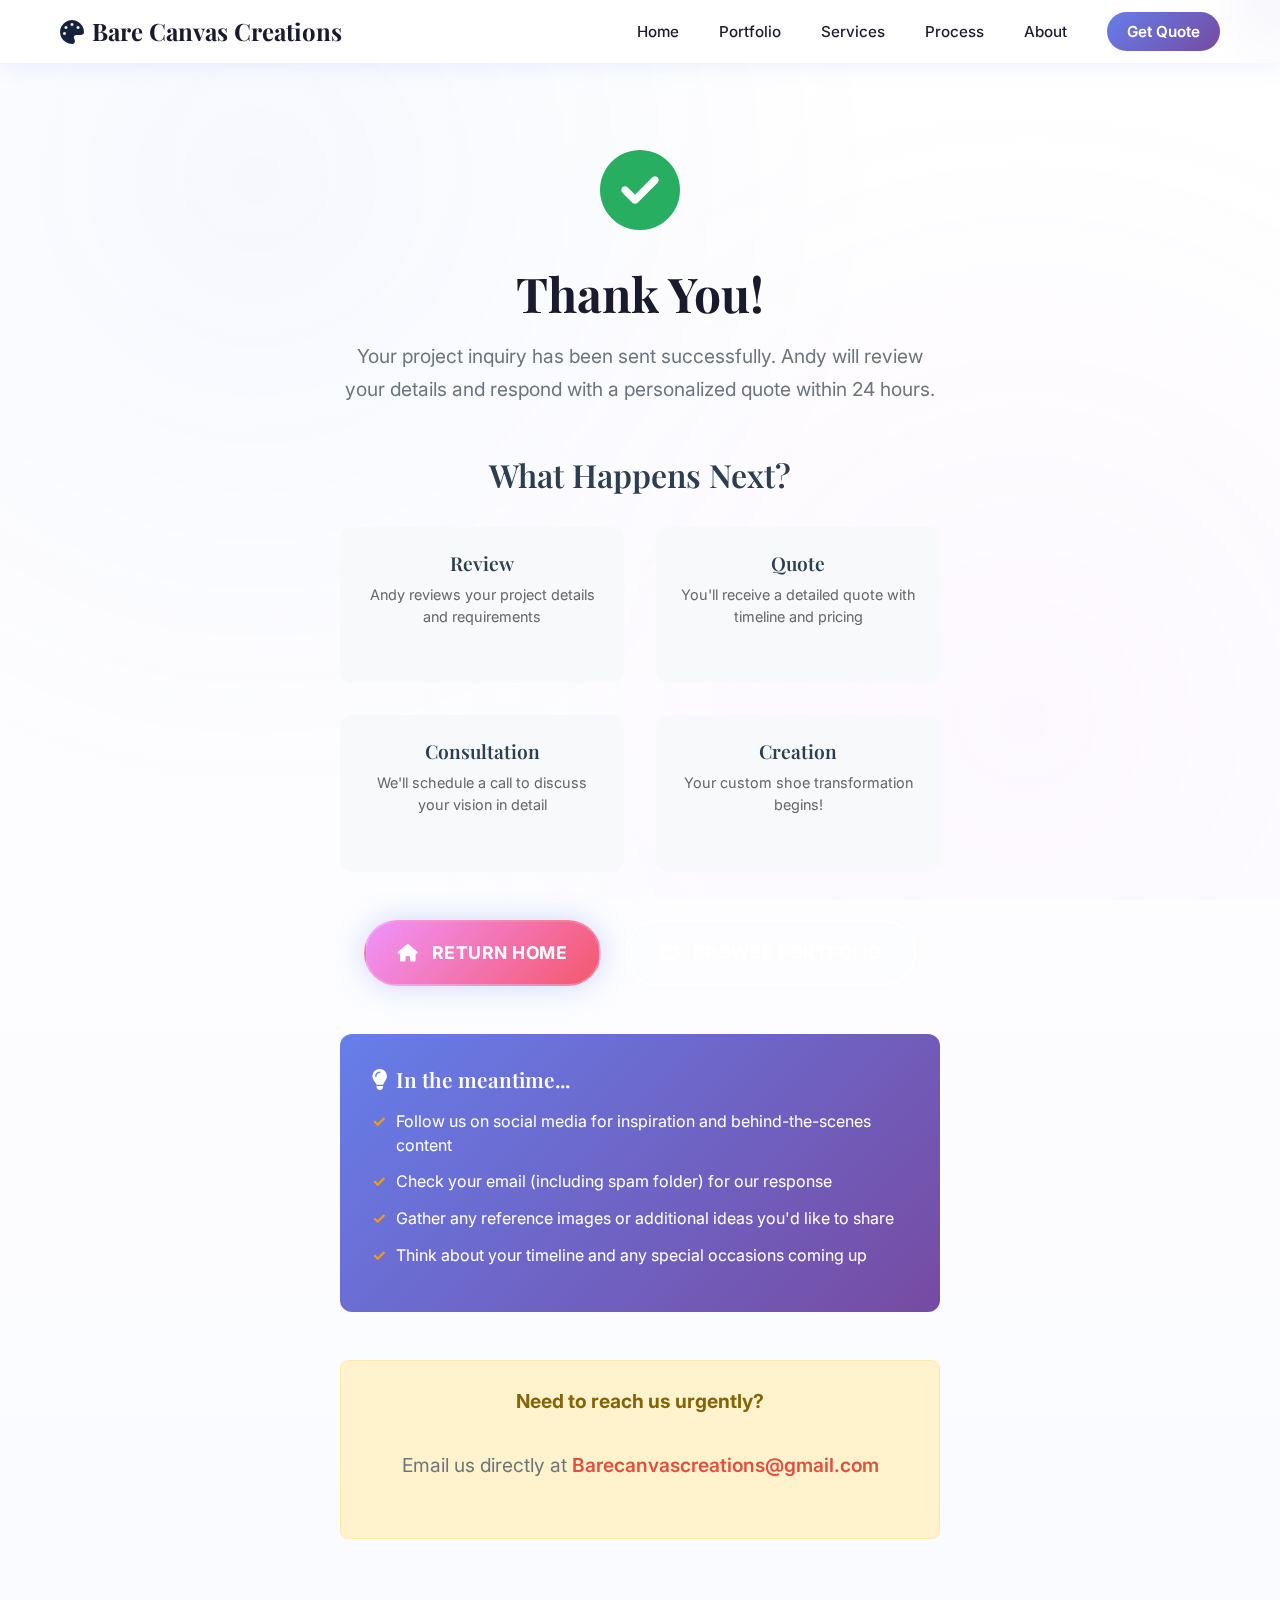
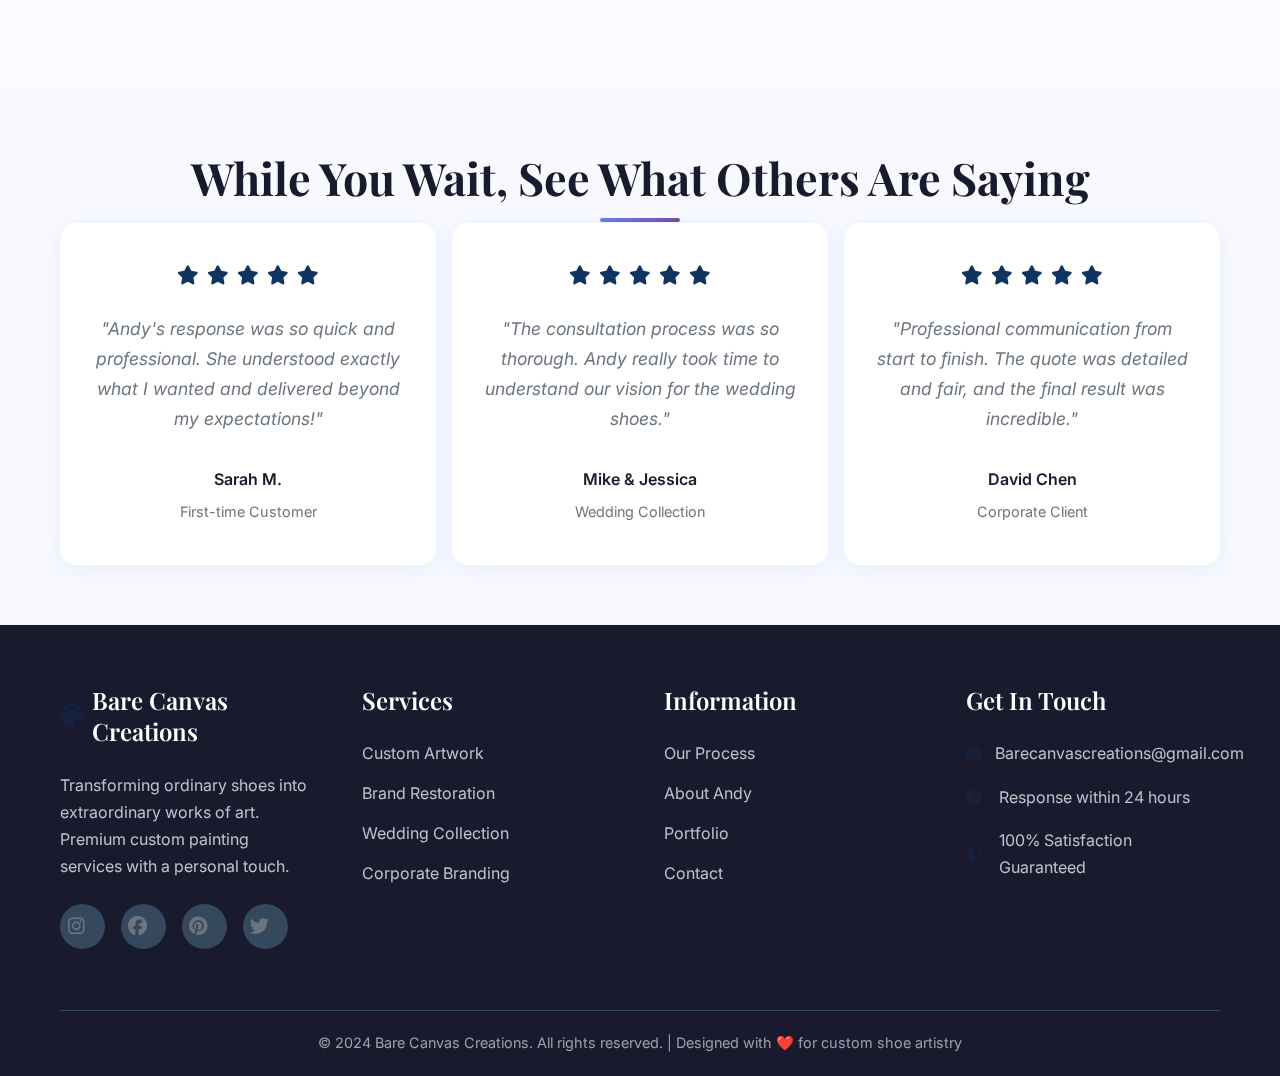
<file: thank-you.html>
<!DOCTYPE html>
<html lang="en">
<head>
    <meta charset="UTF-8">
    <meta name="viewport" content="width=device-width, initial-scale=1.0">
    <title>Thank You - Message Sent Successfully | Bare Canvas Creations</title>
    <meta name="description" content="Thank you for contacting Bare Canvas Creations. We'll respond to your custom shoe painting inquiry within 24 hours.">
    <link rel="stylesheet" href="css/styles.css">
    <link href="https://fonts.googleapis.com/css2?family=Playfair+Display:wght@400;500;600;700&family=Inter:wght@300;400;500;600;700&display=swap" rel="stylesheet">
    <link rel="stylesheet" href="https://cdnjs.cloudflare.com/ajax/libs/font-awesome/6.4.0/css/all.min.css">
</head>
<body>
    <nav class="navbar">
        <div class="nav-container">
            <div class="nav-logo">
                <h2><i class="fas fa-palette"></i> Bare Canvas Creations</h2>
            </div>
            <ul class="nav-menu">
                <li class="nav-item">
                    <a href="https://kamaldeep123.github.io/Andycanvas/index.html" class="nav-link">Home</a>
                </li>
                <li class="nav-item">
                    <a href="index.html#gallery" class="nav-link">Portfolio</a>
                </li>
                <li class="nav-item">
                    <a href="index.html#services" class="nav-link">Services</a>
                </li>
                <li class="nav-item">
                    <a href="index.html#process" class="nav-link">Process</a>
                </li>
                <li class="nav-item">
                    <a href="index.html#about" class="nav-link">About</a>
                </li>
                <li class="nav-item">
                    <a href="https://kamaldeep123.github.io/Andycanvas/contact.html" class="nav-link contact-btn">Get Quote</a>
                </li>
            </ul>
            <div class="hamburger">
                <span class="bar"></span>
                <span class="bar"></span>
                <span class="bar"></span>
            </div>
        </div>
    </nav>

    <section class="thank-you">
        <div class="container">
            <div class="thank-you-content">
                <div class="thank-you-icon">
                    <i class="fas fa-check-circle"></i>
                </div>
                <h1>Thank You!</h1>
                <p class="thank-you-message">Your project inquiry has been sent successfully. Andy will review your details and respond with a personalized quote within 24 hours.</p>
                
                <div class="next-steps">
                    <h3>What Happens Next?</h3>
                    <div class="steps-grid">
                        <div class="step">
                            <div class="step-icon">
                                <i class="fas fa-envelope-open"></i>
                            </div>
                            <h4>Review</h4>
                            <p>Andy reviews your project details and requirements</p>
                        </div>
                        <div class="step">
                            <div class="step-icon">
                                <i class="fas fa-calculator"></i>
                            </div>
                            <h4>Quote</h4>
                            <p>You'll receive a detailed quote with timeline and pricing</p>
                        </div>
                        <div class="step">
                            <div class="step-icon">
                                <i class="fas fa-handshake"></i>
                            </div>
                            <h4>Consultation</h4>
                            <p>We'll schedule a call to discuss your vision in detail</p>
                        </div>
                        <div class="step">
                            <div class="step-icon">
                                <i class="fas fa-magic"></i>
                            </div>
                            <h4>Creation</h4>
                            <p>Your custom shoe transformation begins!</p>
                        </div>
                    </div>
                </div>

                <div class="thank-you-actions">
                    <a href="https://kamaldeep123.github.io/Andycanvas/index.html" class="btn btn-primary large">
                        <i class="fas fa-home"></i>
                        Return Home
                    </a>
                    <a href="https://kamaldeep123.github.io/Andycanvas/index.html#gallery" class="btn btn-secondary large">
                        <i class="fas fa-images"></i>
                        Browse Portfolio
                    </a>
                </div>

                <div class="contact-reminder">
                    <div class="reminder-card">
                        <h4><i class="fas fa-lightbulb"></i> In the meantime...</h4>
                        <ul>
                            <li>Follow us on social media for inspiration and behind-the-scenes content</li>
                            <li>Check your email (including spam folder) for our response</li>
                            <li>Gather any reference images or additional ideas you'd like to share</li>
                            <li>Think about your timeline and any special occasions coming up</li>
                        </ul>
                    </div>
                </div>

                <div class="emergency-contact">
                    <p><strong>Need to reach us urgently?</strong></p>
                    <p>Email us directly at <a href="mailto:Barecanvascreations@gmail.com">Barecanvascreations@gmail.com</a></p>
                </div>
            </div>
        </div>
    </section>

    <section class="testimonials" style="padding: 60px 0;">
        <div class="container">
            <div class="section-header">
                <h2 class="section-title">While You Wait, See What Others Are Saying</h2>
            </div>
            <div class="testimonials-grid">
                <div class="testimonial-card">
                    <div class="stars">
                        <i class="fas fa-star"></i>
                        <i class="fas fa-star"></i>
                        <i class="fas fa-star"></i>
                        <i class="fas fa-star"></i>
                        <i class="fas fa-star"></i>
                    </div>
                    <p>"Andy's response was so quick and professional. She understood exactly what I wanted and delivered beyond my expectations!"</p>
                    <div class="testimonial-author">
                        <strong>Sarah M.</strong>
                        <span>First-time Customer</span>
                    </div>
                </div>
                <div class="testimonial-card">
                    <div class="stars">
                        <i class="fas fa-star"></i>
                        <i class="fas fa-star"></i>
                        <i class="fas fa-star"></i>
                        <i class="fas fa-star"></i>
                        <i class="fas fa-star"></i>
                    </div>
                    <p>"The consultation process was so thorough. Andy really took time to understand our vision for the wedding shoes."</p>
                    <div class="testimonial-author">
                        <strong>Mike & Jessica</strong>
                        <span>Wedding Collection</span>
                    </div>
                </div>
                <div class="testimonial-card">
                    <div class="stars">
                        <i class="fas fa-star"></i>
                        <i class="fas fa-star"></i>
                        <i class="fas fa-star"></i>
                        <i class="fas fa-star"></i>
                        <i class="fas fa-star"></i>
                    </div>
                    <p>"Professional communication from start to finish. The quote was detailed and fair, and the final result was incredible."</p>
                    <div class="testimonial-author">
                        <strong>David Chen</strong>
                        <span>Corporate Client</span>
                    </div>
                </div>
            </div>
        </div>
    </section>

    <footer class="footer">
        <div class="container">
            <div class="footer-content">
                <div class="footer-section">
                    <h3><i class="fas fa-palette"></i> Bare Canvas Creations</h3>
                    <p>Transforming ordinary shoes into extraordinary works of art. Premium custom painting services with a personal touch.</p>
                    <div class="social-links">
                        <a href="#" class="social-link"><i class="fab fa-instagram"></i></a>
                        <a href="#" class="social-link"><i class="fab fa-facebook"></i></a>
                        <a href="#" class="social-link"><i class="fab fa-pinterest"></i></a>
                        <a href="#" class="social-link"><i class="fab fa-twitter"></i></a>
                    </div>
                </div>
                <div class="footer-section">
                    <h3>Services</h3>
                    <ul>
                        <li><a href="index.html#services">Custom Artwork</a></li>
                        <li><a href="index.html#services">Brand Restoration</a></li>
                        <li><a href="index.html#services">Wedding Collection</a></li>
                        <li><a href="index.html#services">Corporate Branding</a></li>
                    </ul>
                </div>
                <div class="footer-section">
                    <h3>Information</h3>
                    <ul>
                        <li><a href="index.html#process">Our Process</a></li>
                        <li><a href="index.html#about">About Andy</a></li>
                        <li><a href="index.html#gallery">Portfolio</a></li>
                        <li><a href="https://kamaldeep123.github.io/Andycanvas/contact.html">Contact</a></li>
                    </ul>
                </div>
                <div class="footer-section">
                    <h3>Get In Touch</h3>
                    <div class="contact-info">
                        <p><i class="fas fa-envelope"></i> Barecanvascreations@gmail.com</p>
                        <p><i class="fas fa-clock"></i> Response within 24 hours</p>
                        <p><i class="fas fa-shield-alt"></i> 100% Satisfaction Guaranteed</p>
                    </div>
                </div>
            </div>
            <div class="footer-bottom">
                <p>&copy; 2024 Bare Canvas Creations. All rights reserved. | Designed with ❤️ for custom shoe artistry</p>
            </div>
        </div>
    </footer>

    <script src="js/script.js"></script>

    <style>
        .thank-you-message {
            font-size: 1.3rem;
            color: #666;
            margin-bottom: 3rem;
            max-width: 700px;
            margin-left: auto;
            margin-right: auto;
        }

        .next-steps {
            margin: 3rem 0;
            text-align: left;
            max-width: 800px;
            margin-left: auto;
            margin-right: auto;
        }

        .next-steps h3 {
            text-align: center;
            font-size: 2rem;
            margin-bottom: 2rem;
            color: #2c3e50;
        }

        .steps-grid {
            display: grid;
            grid-template-columns: repeat(auto-fit, minmax(180px, 1fr));
            gap: 2rem;
            margin-bottom: 3rem;
        }

        .step {
            text-align: center;
            padding: 1.5rem;
            background: #f8f9fa;
            border-radius: 12px;
            transition: all 0.3s ease;
        }

        .step:hover {
            transform: translateY(-5px);
            box-shadow: 0 10px 30px rgba(0, 0, 0, 0.1);
        }

        .step .step-icon {
            width: 60px;
            height: 60px;
            background: linear-gradient(135deg, #667eea, #764ba2);
            border-radius: 50%;
            display: flex;
            align-items: center;
            justify-content: center;
            margin: 0 auto 1rem;
        }

        .step .step-icon i {
            font-size: 1.5rem;
            color: white;
        }

        .step h4 {
            font-size: 1.2rem;
            margin-bottom: 0.5rem;
            color: #2c3e50;
        }

        .step p {
            font-size: 0.9rem;
            color: #666;
            line-height: 1.5;
        }

        .contact-reminder {
            margin: 3rem 0;
        }

        .reminder-card {
            background: linear-gradient(135deg, #667eea 0%, #764ba2 100%);
            color: white;
            padding: 2rem;
            border-radius: 12px;
            text-align: left;
            max-width: 600px;
            margin: 0 auto;
        }

        .reminder-card h4 {
            font-size: 1.3rem;
            margin-bottom: 1rem;
            display: flex;
            align-items: center;
            gap: 0.5rem;
            color: white;
        }

        .reminder-card ul {
            list-style: none;
            padding: 0;
        }

        .reminder-card li {
            margin-bottom: 0.8rem;
            padding-left: 1.5rem;
            position: relative;
            line-height: 1.5;
        }

        .reminder-card li::before {
            content: '✓';
            position: absolute;
            left: 0;
            color: #f39c12;
            font-weight: bold;
        }

        .emergency-contact {
            margin-top: 3rem;
            padding: 1.5rem;
            background: #fff3cd;
            border: 1px solid #ffeaa7;
            border-radius: 8px;
            color: #856404;
        }

        .emergency-contact strong {
            color: #856404;
        }

        .emergency-contact a {
            color: #e74c3c;
            text-decoration: none;
            font-weight: 600;
        }

        .emergency-contact a:hover {
            text-decoration: underline;
        }

        @media (max-width: 768px) {
            .steps-grid {
                grid-template-columns: 1fr;
            }

            .thank-you-message {
                font-size: 1.1rem;
            }

            .reminder-card {
                padding: 1.5rem;
                text-align: center;
            }

            .reminder-card li {
                text-align: left;
            }
        }
    </style>
</body>
</html>
</file>
<file: css/styles.css>
/* Reset and Base Styles */
:root {
    --primary-color: #1a1a2e;
    --secondary-color: #16213e;
    --accent-color: #0f3460;
    --highlight-color: #e94560;
    --text-dark: #1a1a2e;
    --text-light: #6c757d;
    --text-white: #ffffff;
    --bg-light: #f8f9ff;
    --bg-dark: #1a1a2e;
    --gradient-primary: linear-gradient(135deg, #667eea 0%, #764ba2 100%);
    --gradient-secondary: linear-gradient(135deg, #f093fb 0%, #f5576c 100%);
    --gradient-accent: linear-gradient(135deg, #4facfe 0%, #00f2fe 100%);
    --gradient-hero: linear-gradient(135deg, #667eea 0%, #764ba2 50%, #f093fb 100%);
    --gradient-card: linear-gradient(145deg, #ffffff 0%, #f8f9ff 100%);
    --shadow-light: 0 4px 20px rgba(102, 126, 234, 0.1);
    --shadow-medium: 0 15px 35px rgba(102, 126, 234, 0.15);
    --shadow-heavy: 0 25px 50px rgba(102, 126, 234, 0.2);
    --shadow-glow: 0 0 30px rgba(102, 126, 234, 0.3);
    --border-radius: 16px;
    --border-radius-large: 24px;
    --transition: all 0.4s cubic-bezier(0.25, 0.8, 0.25, 1);
    --transition-fast: all 0.2s cubic-bezier(0.25, 0.8, 0.25, 1);
}

* {
    margin: 0;
    padding: 0;
    box-sizing: border-box;
}

html {
    scroll-behavior: smooth;
    scroll-padding-top: 80px;
}

body {
    font-family: 'Inter', -apple-system, BlinkMacSystemFont, 'Segoe UI', Roboto, sans-serif;
    line-height: 1.7;
    color: var(--text-dark);
    background: linear-gradient(180deg, var(--text-white) 0%, var(--bg-light) 100%);
    overflow-x: hidden;
    position: relative;
}

body::before {
    content: '';
    position: fixed;
    top: 0;
    left: 0;
    width: 100%;
    height: 100%;
    background: 
        radial-gradient(circle at 20% 20%, rgba(102, 126, 234, 0.05) 0%, transparent 50%),
        radial-gradient(circle at 80% 80%, rgba(240, 147, 251, 0.05) 0%, transparent 50%);
    pointer-events: none;
    z-index: -1;
}

.container {
    max-width: 1200px;
    margin: 0 auto;
    padding: 0 20px;
}

/* Typography */
h1, h2, h3, h4, h5, h6 {
    font-family: 'Playfair Display', serif;
    font-weight: 600;
    line-height: 1.3;
    color: var(--text-dark);
}

.highlight {
    background: var(--gradient-primary);
    -webkit-background-clip: text;
    -webkit-text-fill-color: transparent;
    background-clip: text;
    font-weight: 700;
}

/* Navigation */
.navbar {
    background: rgba(255, 255, 255, 0.95);
    backdrop-filter: blur(20px);
    position: fixed;
    top: 0;
    width: 100%;
    z-index: 1000;
    padding: 1rem 0;
    box-shadow: var(--shadow-light);
    transition: var(--transition);
}

.navbar.scrolled {
    background: rgba(255, 255, 255, 0.98);
    box-shadow: var(--shadow-medium);
}

.nav-container {
    max-width: 1200px;
    margin: 0 auto;
    padding: 0 20px;
    display: flex;
    justify-content: space-between;
    align-items: center;
}

.nav-logo h2 {
    color: var(--text-dark);
    font-weight: 700;
    font-size: 1.5rem;
    display: flex;
    align-items: center;
    gap: 0.5rem;
}

.nav-logo i {
    color: var(--secondary-color);
}

.nav-menu {
    display: flex;
    list-style: none;
    gap: 2.5rem;
    align-items: center;
}

.nav-link {
    text-decoration: none;
    color: var(--text-dark);
    font-weight: 500;
    font-size: 0.95rem;
    transition: var(--transition);
    position: relative;
}

.nav-link:hover,
.nav-link.active {
    color: var(--secondary-color);
}

.nav-link::after {
    content: '';
    position: absolute;
    bottom: -5px;
    left: 0;
    width: 0;
    height: 2px;
    background: var(--gradient-primary);
    transition: var(--transition);
}

.nav-link:hover::after,
.nav-link.active::after {
    width: 100%;
}

.contact-btn {
    background: var(--gradient-primary);
    color: var(--text-white) !important;
    padding: 10px 20px;
    border-radius: 25px;
    font-weight: 600;
}

.contact-btn::after {
    display: none;
}

.contact-btn:hover {
    transform: translateY(-2px);
    box-shadow: var(--shadow-medium);
    color: var(--text-white) !important;
}

.hamburger {
    display: none;
    flex-direction: column;
    cursor: pointer;
}

.bar {
    width: 25px;
    height: 3px;
    background: var(--text-dark);
    margin: 3px 0;
    transition: var(--transition);
    border-radius: 2px;
}

/* Hero Section */
.hero {
    position: relative;
    min-height: 100vh;
    display: flex;
    align-items: center;
    overflow: hidden;
    background: var(--gradient-hero);
}

.hero::before {
    content: '';
    position: absolute;
    top: 0;
    left: 0;
    width: 100%;
    height: 100%;
    background: 
        radial-gradient(circle at 25% 25%, rgba(255, 255, 255, 0.1) 0%, transparent 60%),
        radial-gradient(circle at 75% 75%, rgba(102, 126, 234, 0.2) 0%, transparent 60%);
    animation: float 6s ease-in-out infinite;
    z-index: 1;
}

.hero-background {
    position: absolute;
    top: 0;
    left: 0;
    width: 100%;
    height: 100%;
    z-index: -2;
}

.hero-bg-image {
    width: 100%;
    height: 100%;
    object-fit: cover;
    object-position: center;
    opacity: 0.3;
    transform: scale(1.1);
    animation: zoom 20s ease-in-out infinite alternate;
}

.hero-overlay {
    position: absolute;
    top: 0;
    left: 0;
    width: 100%;
    height: 100%;
    background: linear-gradient(135deg, rgba(26, 26, 46, 0.9) 0%, rgba(102, 126, 234, 0.8) 100%);
    z-index: -1;
}

.hero-content {
    max-width: 1200px;
    margin: 0 auto;
    padding: 0 20px;
    color: var(--text-white);
    z-index: 2;
    position: relative;
}

.hero-title {
    font-size: 4.5rem;
    font-weight: 800;
    margin-bottom: 1.5rem;
    line-height: 1.1;
    background: linear-gradient(135deg, #ffffff 0%, #f093fb 50%, #ffffff 100%);
    -webkit-background-clip: text;
    -webkit-text-fill-color: transparent;
    background-clip: text;
    text-shadow: 0 4px 20px rgba(240, 147, 251, 0.3);
    animation: fadeInUp 1s ease-out, glow 3s ease-in-out infinite alternate;
}

.hero-subtitle {
    font-size: 1.4rem;
    margin-bottom: 2.5rem;
    opacity: 0.95;
    max-width: 650px;
    text-shadow: 0 2px 10px rgba(0, 0, 0, 0.3);
    line-height: 1.6;
    animation: fadeInUp 1s ease-out 0.2s both;
}

.hero-features {
    display: flex;
    gap: 2rem;
    margin-bottom: 2.5rem;
    animation: fadeInUp 1s ease-out 0.4s both;
}

.feature-item {
    display: flex;
    align-items: center;
    gap: 0.8rem;
    background: rgba(255, 255, 255, 0.15);
    padding: 12px 20px;
    border-radius: 30px;
    backdrop-filter: blur(15px);
    border: 1px solid rgba(255, 255, 255, 0.25);
    font-size: 0.95rem;
    font-weight: 600;
    transition: var(--transition);
    box-shadow: 0 4px 15px rgba(0, 0, 0, 0.1);
}

.feature-item:hover {
    background: rgba(255, 255, 255, 0.2);
    transform: translateY(-2px);
    box-shadow: 0 8px 25px rgba(0, 0, 0, 0.15);
}

.feature-item i {
    color: #f093fb;
    font-size: 1.1rem;
    filter: drop-shadow(0 0 5px rgba(240, 147, 251, 0.5));
}

.hero-buttons {
    display: flex;
    gap: 1.5rem;
    animation: fadeInUp 1s ease-out 0.6s both;
}

.hero-scroll {
    position: absolute;
    bottom: 30px;
    left: 50%;
    transform: translateX(-50%);
    animation: bounce 2s infinite;
}

.hero-scroll a {
    color: var(--text-white);
    font-size: 1.5rem;
    text-decoration: none;
}

/* Buttons */
.btn {
    display: inline-flex;
    align-items: center;
    gap: 0.8rem;
    padding: 16px 32px;
    border: none;
    border-radius: 50px;
    text-decoration: none;
    font-weight: 700;
    font-size: 1rem;
    transition: var(--transition);
    cursor: pointer;
    text-align: center;
    position: relative;
    overflow: hidden;
    text-transform: uppercase;
    letter-spacing: 0.5px;
}

.btn::before {
    content: '';
    position: absolute;
    top: 0;
    left: -100%;
    width: 100%;
    height: 100%;
    background: linear-gradient(90deg, transparent, rgba(255, 255, 255, 0.3), transparent);
    transition: var(--transition);
}

.btn:hover::before {
    left: 100%;
}

.btn-primary {
    background: var(--gradient-secondary);
    color: var(--text-white);
    box-shadow: var(--shadow-glow);
    border: 2px solid rgba(255, 255, 255, 0.2);
}

.btn-primary:hover {
    transform: translateY(-4px) scale(1.05);
    box-shadow: 0 15px 40px rgba(240, 147, 251, 0.4);
}

.btn-secondary {
    background: rgba(255, 255, 255, 0.1);
    color: var(--text-white);
    border: 2px solid rgba(255, 255, 255, 0.3);
    backdrop-filter: blur(10px);
}

.btn-secondary:hover {
    background: rgba(255, 255, 255, 0.2);
    transform: translateY(-4px) scale(1.05);
    box-shadow: 0 15px 40px rgba(255, 255, 255, 0.2);
}

.btn-secondary {
    background: transparent;
    color: var(--text-white);
    border: 2px solid var(--text-white);
}

.btn-secondary:hover {
    background: var(--text-white);
    color: var(--text-dark);
    transform: translateY(-3px);
    box-shadow: var(--shadow-heavy);
}

.btn.large {
    padding: 16px 32px;
    font-size: 1.1rem;
}

/* Section Styling */
.section-header {
    text-align: center;
    margin-bottom: 0.5rem;
}

.section-title {
    font-size: 2.8rem;
    font-weight: 700;
    margin-bottom: 1rem;
    position: relative;
}

.section-title::after {
    content: '';
    position: absolute;
    bottom: -15px;
    left: 50%;
    transform: translateX(-50%);
    width: 80px;
    height: 4px;
    background: var(--gradient-primary);
    border-radius: 2px;
}

.section-subtitle {
    font-size: 1.1rem;
    color: var(--text-light);
    max-width: 600px;
    margin: 0 auto;
}

/* Services Section */
.services {
    padding: 20px 0;
    background: var(--bg-light);
}

.services-grid {
    display: grid;
    grid-template-columns: repeat(auto-fit, minmax(280px, 1fr));
    gap: 1rem;
}

.service-card {
    background: var(--text-white);
    padding: 2.5rem 2rem;
    border-radius: var(--border-radius);
    text-align: center;
    box-shadow: var(--shadow-light);
    transition: var(--transition);
    position: relative;
    overflow: hidden;
}

.service-card::before {
    content: '';
    position: absolute;
    top: 0;
    left: 0;
    width: 100%;
    height: 4px;
    background: var(--gradient-primary);
    transform: scaleX(0);
    transition: var(--transition);
}

.service-card:hover::before {
    transform: scaleX(1);
}

.service-card:hover {
    transform: translateY(-10px);
    box-shadow: var(--shadow-heavy);
}

.service-card.featured {
    border: 2px solid var(--secondary-color);
    transform: scale(1.05);
}

.service-icon {
    width: 90px;
    height: 90px;
    background: var(--gradient-primary);
    border-radius: 50%;
    display: flex;
    align-items: center;
    justify-content: center;
    margin: 0 auto 1.5rem;
    transition: var(--transition);
}

.service-card:hover .service-icon {
    transform: scale(1.1) rotate(360deg);
}

.service-icon i {
    font-size: 2.2rem;
    color: var(--text-white);
}

.service-card h3 {
    font-size: 1.6rem;
    font-weight: 600;
    margin-bottom: 1rem;
    color: var(--text-dark);
}

.service-card p {
    color: var(--text-light);
    margin-bottom: 1.5rem;
    line-height: 1.6;
}

.service-features {
    list-style: none;
    margin-bottom: 1.5rem;
}

.service-features li {
    display: flex;
    align-items: center;
    gap: 0.7rem;
    margin-bottom: 0.5rem;
    color: var(--text-light);
    font-size: 0.9rem;
}

.service-features i {
    color: var(--secondary-color);
    font-size: 0.8rem;
}

.service-price {
    font-size: 1.3rem;
    font-weight: 700;
    color: var(--secondary-color);
    margin-top: auto;
}

/* Gallery Section */
.gallery {
    padding: 15px 0;
    background: var(--text-white);
    position: relative;
}


.gallery-filter {
    display: flex;
    justify-content: center;
    gap: 1rem;
    margin-bottom: 0.5rem;
    flex-wrap: wrap;
}

.filter-btn {
    padding: 12px 24px;
    border: 2px solid var(--text-light);
    background: var(--gradient-card);
    color: var(--text-dark);
    border-radius: 30px;
    cursor: pointer;
    transition: var(--transition);
    font-weight: 600;
    font-size: 0.95rem;
    box-shadow: var(--shadow-light);
    backdrop-filter: blur(10px);
}

.filter-btn:hover,
.filter-btn.active {
    background: var(--gradient-primary);
    border-color: transparent;
    color: var(--text-white);
    transform: translateY(-2px);
    box-shadow: var(--shadow-medium);
}

.gallery-grid {
    display: grid;
    grid-template-columns: repeat(auto-fit, minmax(350px, 1fr));
    gap: 1rem;
    position: relative;
}

.gallery-item {
    position: relative;
    border-radius: var(--border-radius-large);
    overflow: hidden;
    box-shadow: var(--shadow-medium);
    transition: var(--transition);
    cursor: pointer;
    height: 280px;
    background: var(--gradient-card);
}

.gallery-item::before {
    content: '';
    position: absolute;
    top: 0;
    left: 0;
    width: 100%;
    height: 100%;
    background: linear-gradient(45deg, rgba(102, 126, 234, 0.05) 0%, rgba(240, 147, 251, 0.05) 100%);
    z-index: 1;
    transition: var(--transition);
}

.gallery-item:hover {
    transform: translateY(-10px) rotateY(5deg);
    box-shadow: var(--shadow-glow);
}

.gallery-item:hover::before {
    background: linear-gradient(45deg, rgba(102, 126, 234, 0.1) 0%, rgba(240, 147, 251, 0.1) 100%);
}

.gallery-item img {
    width: 100%;
    height: 100%;
    object-fit: cover;
    transition: var(--transition);
    filter: brightness(1.1) contrast(1.1);
}

.gallery-item:hover img {
    transform: scale(1.15) rotate(2deg);
    filter: brightness(1.2) contrast(1.2) saturate(1.1);
}

.gallery-overlay {
    position: absolute;
    top: 0;
    left: 0;
    width: 100%;
    height: 100%;
    background: linear-gradient(135deg, rgba(26, 26, 46, 0.9) 0%, rgba(102, 126, 234, 0.8) 50%, rgba(240, 147, 251, 0.8) 100%);
    display: flex;
    align-items: center;
    justify-content: center;
    opacity: 0;
    transition: var(--transition);
    backdrop-filter: blur(10px);
    z-index: 2;
}

.gallery-item:hover .gallery-overlay {
    opacity: 1;
}

.gallery-info {
    text-align: center;
    color: var(--text-white);
    padding: 2.5rem;
    transform: translateY(20px);
    transition: var(--transition);
}

.gallery-item:hover .gallery-info {
    transform: translateY(0);
}

.gallery-info h3 {
    font-size: 1.8rem;
    margin-bottom: 0.8rem;
    color: var(--text-white);
    text-shadow: 0 2px 10px rgba(0, 0, 0, 0.3);
    font-weight: 700;
}

.gallery-info p {
    margin-bottom: 1.5rem;
    opacity: 0.95;
    font-size: 1.1rem;
    line-height: 1.5;
}

.view-btn {
    background: var(--gradient-secondary);
    color: var(--text-white);
    border: 2px solid rgba(255, 255, 255, 0.3);
    width: 60px;
    height: 60px;
    border-radius: 50%;
    cursor: pointer;
    transition: var(--transition);
    display: flex;
    align-items: center;
    justify-content: center;
    margin: 0 auto;
    box-shadow: 0 8px 25px rgba(240, 147, 251, 0.3);
    backdrop-filter: blur(10px);
}

.view-btn:hover {
    transform: scale(1.2) rotate(360deg);
    box-shadow: 0 15px 40px rgba(240, 147, 251, 0.5);
    background: var(--gradient-accent);
}

.view-btn i {
    font-size: 1.2rem;
}

/* Process Section */
.process {
    padding: 20px 0;
    background: var(--bg-light);
}

.process-timeline {
    position: relative;
    max-width: 800px;
    margin: 0 auto;
}

.process-timeline::before {
    content: '';
    position: absolute;
    left: 50%;
    transform: translateX(-50%);
    width: 4px;
    height: 100%;
    background: var(--gradient-primary);
    border-radius: 2px;
}

.process-step {
    display: flex;
    align-items: center;
    margin-bottom: 4rem;
    position: relative;
}

.process-step:nth-child(even) {
    flex-direction: row-reverse;
}

.process-step:nth-child(even) .step-content {
    text-align: right;
}

.step-number {
    width: 80px;
    height: 80px;
    background: var(--gradient-primary);
    color: var(--text-white);
    border-radius: 50%;
    display: flex;
    align-items: center;
    justify-content: center;
    font-size: 1.5rem;
    font-weight: 700;
    position: absolute;
    left: 50%;
    transform: translateX(-50%);
    z-index: 2;
    box-shadow: var(--shadow-medium);
}

.step-content {
    width: 45%;
    background: var(--text-white);
    padding: 2rem;
    border-radius: var(--border-radius);
    box-shadow: var(--shadow-light);
    transition: var(--transition);
}

.step-content:hover {
    transform: translateY(-5px);
    box-shadow: var(--shadow-medium);
}

.step-content h3 {
    font-size: 1.4rem;
    margin-bottom: 1rem;
    color: var(--text-dark);
}

.step-content p {
    color: var(--text-light);
    line-height: 1.6;
}

.step-icon {
    position: absolute;
    top: -10px;
    right: -10px;
    width: 40px;
    height: 40px;
    background: var(--secondary-color);
    border-radius: 50%;
    display: flex;
    align-items: center;
    justify-content: center;
    color: var(--text-white);
}

/* About Section */
.about {
    padding: 20px 0;
}

.about-content {
    display: grid;
    grid-template-columns: 1fr 1fr;
    gap: 4rem;
    align-items: center;
}

.about-image {
    position: relative;
}

.about-img {
    width: 100%;
    height: 500px;
    object-fit: cover;
    border-radius: var(--border-radius);
    box-shadow: var(--shadow-medium);
}

.about-badge {
    position: absolute;
    top: 20px;
    right: 20px;
    background: var(--gradient-primary);
    color: var(--text-white);
    padding: 1rem;
    border-radius: var(--border-radius);
    text-align: center;
    font-weight: 600;
    box-shadow: var(--shadow-medium);
}

.about-badge i {
    font-size: 1.5rem;
    margin-bottom: 0.5rem;
    display: block;
}

.about-text .section-header {
    text-align: left;
    margin-bottom: 2rem;
}

.about-text .section-title::after {
    left: 0;
    transform: none;
}

.about-description {
    font-size: 1.1rem;
    color: var(--text-light);
    margin-bottom: 1.5rem;
    line-height: 1.8;
}

.credentials {
    margin: 2rem 0;
}

.credential-item {
    display: flex;
    align-items: center;
    gap: 1rem;
    margin-bottom: 1rem;
    color: var(--text-light);
}

.credential-item i {
    color: var(--secondary-color);
    font-size: 1.2rem;
}

.stats-container {
    display: grid;
    grid-template-columns: repeat(2, 1fr);
    gap: 1.5rem;
    margin-top: 2rem;
}

.stat {
    text-align: center;
    padding: 1.5rem;
    background: var(--bg-light);
    border-radius: var(--border-radius);
    transition: var(--transition);
}

.stat:hover {
    transform: translateY(-5px);
    box-shadow: var(--shadow-light);
}

.stat-number {
    font-size: 2.5rem;
    font-weight: 700;
    color: var(--secondary-color);
    margin-bottom: 0.5rem;
}

.stat p {
    color: var(--text-light);
    font-size: 0.9rem;
    margin: 0;
}

/* Testimonials Section */
.testimonials {
    padding: 20px 0;
    background: var(--bg-light);
}

.testimonials-grid {
    display: grid;
    grid-template-columns: repeat(auto-fit, minmax(280px, 1fr));
    gap: 1rem;
}

.testimonial-card {
    background: var(--text-white);
    padding: 2.5rem 2rem;
    border-radius: var(--border-radius);
    box-shadow: var(--shadow-light);
    transition: var(--transition);
    text-align: center;
}

.testimonial-card:hover {
    transform: translateY(-5px);
    box-shadow: var(--shadow-medium);
}

.stars {
    margin-bottom: 1.5rem;
}

.stars i {
    color: var(--accent-color);
    font-size: 1.2rem;
    margin: 0 2px;
}

.testimonial-card p {
    font-size: 1.1rem;
    color: var(--text-light);
    margin-bottom: 2rem;
    line-height: 1.7;
    font-style: italic;
}

.testimonial-author strong {
    color: var(--text-dark);
    font-weight: 600;
    display: block;
    margin-bottom: 0.3rem;
}

.testimonial-author span {
    color: var(--text-light);
    font-size: 0.9rem;
}

/* CTA Section */
.cta {
    background: var(--gradient-primary);
    color: var(--text-white);
    text-align: center;
    padding: 20px 0;
    position: relative;
    overflow: hidden;
}

.cta::before {
    content: '';
    position: absolute;
    top: 0;
    left: 0;
    width: 100%;
    height: 100%;
    background: url('data:image/svg+xml,<svg xmlns="http://www.w3.org/2000/svg" viewBox="0 0 100 100"><circle cx="50" cy="50" r="2" fill="rgba(255,255,255,0.1)"/></svg>') repeat;
    opacity: 0.3;
}

.cta-content {
    position: relative;
    z-index: 1;
}

.cta h2 {
    font-size: 3rem;
    font-weight: 700;
    margin-bottom: 1rem;
    color: var(--text-white);
}

.cta p {
    font-size: 1.2rem;
    margin-bottom: 3rem;
    opacity: 0.95;
    max-width: 600px;
    margin-left: auto;
    margin-right: auto;
}

.cta-buttons {
    display: flex;
    gap: 1.5rem;
    justify-content: center;
    margin-bottom: 2rem;
}

.cta-guarantee {
    display: flex;
    align-items: center;
    justify-content: center;
    gap: 1rem;
    opacity: 0.9;
    font-size: 0.95rem;
}

.cta-guarantee i {
    color: var(--accent-color);
    font-size: 1.2rem;
}

/* Footer */
.footer {
    background: var(--bg-dark);
    color: var(--text-white);
    padding: 60px 0 20px;
}

.footer-content {
    display: grid;
    grid-template-columns: repeat(auto-fit, minmax(250px, 1fr));
    gap: 3rem;
    margin-bottom: 3rem;
}

.footer-section h3 {
    font-size: 1.5rem;
    font-weight: 600;
    margin-bottom: 1.5rem;
    color: var(--text-white);
    display: flex;
    align-items: center;
    gap: 0.5rem;
}

.footer-section h3 i {
    color: var(--secondary-color);
}

.footer-section p {
    color: #bdc3c7;
    line-height: 1.7;
    margin-bottom: 1.5rem;
}

.footer-section ul {
    list-style: none;
}

.footer-section ul li {
    margin-bottom: 0.8rem;
}

.footer-section ul li a {
    color: #bdc3c7;
    text-decoration: none;
    transition: var(--transition);
}

.footer-section ul li a:hover {
    color: var(--secondary-color);
}

.social-links {
    display: flex;
    gap: 1rem;
}

.social-link {
    width: 45px;
    height: 45px;
    background: #34495e;
    border-radius: 50%;
    display: flex;
    align-items: center;
    justify-content: center;
    color: var(--text-white);
    text-decoration: none;
    transition: var(--transition);
}

.social-link:hover {
    background: var(--secondary-color);
    transform: translateY(-3px);
    box-shadow: var(--shadow-medium);
}

.contact-info p {
    display: flex;
    align-items: center;
    gap: 0.8rem;
    margin-bottom: 1rem;
    color: #bdc3c7;
}

.contact-info i {
    color: var(--secondary-color);
    width: 20px;
}

.footer-bottom {
    border-top: 1px solid #34495e;
    padding-top: 20px;
    text-align: center;
    color: #95a5a6;
    font-size: 0.9rem;
}

/* Animations */
@keyframes fadeInUp {
    from {
        opacity: 0;
        transform: translateY(30px);
    }
    to {
        opacity: 1;
        transform: translateY(0);
    }
}

@keyframes bounce {
    0%, 20%, 50%, 80%, 100% {
        transform: translateX(-50%) translateY(0);
    }
    40% {
        transform: translateX(-50%) translateY(-10px);
    }
    60% {
        transform: translateX(-50%) translateY(-5px);
    }
}

@keyframes pulse {
    0% {
        transform: scale(1);
    }
    50% {
        transform: scale(1.05);
    }
    100% {
        transform: scale(1);
    }
}

/* Utility Classes */
.text-center { text-align: center; }
.text-left { text-align: left; }
.text-right { text-align: right; }
.mb-0 { margin-bottom: 0; }
.mb-1 { margin-bottom: 1rem; }
.mb-2 { margin-bottom: 2rem; }
.mt-0 { margin-top: 0; }
.mt-1 { margin-top: 1rem; }
.mt-2 { margin-top: 2rem; }

/* Responsive Design */
@media (max-width: 768px) {
    .hamburger {
        display: flex;
    }

    .nav-menu {
        position: fixed;
        left: -100%;
        top: 80px;
        flex-direction: column;
        background: var(--text-white);
        width: 100%;
        text-align: center;
        transition: var(--transition);
        box-shadow: var(--shadow-medium);
        padding: 2rem 0;
        gap: 1.5rem;
    }

    .nav-menu.active {
        left: 0;
    }

    .hero-title {
        font-size: 2.8rem;
        line-height: 1.2;
        margin-bottom: 1rem;
    }

    .hero-subtitle {
        font-size: 1.2rem;
        margin-bottom: 2rem;
    }

    .hero-features {
        flex-direction: column;
        gap: 1rem;
        margin-bottom: 2rem;
    }

    .feature-item {
        justify-content: center;
        padding: 10px 16px;
    }

    .hero-buttons {
        flex-direction: column;
        align-items: center;
        gap: 1rem;
        width: 100%;
    }

    .btn {
        width: 100%;
        max-width: 280px;
        justify-content: center;
    }

    .section-title {
        font-size: 2.2rem;
    }

    .gallery-grid {
        grid-template-columns: 1fr;
        gap: 2rem;
    }

    .gallery-item {
        height: 280px;
    }

    .gallery-item:hover {
        transform: translateY(-5px) rotateY(0deg);
    }

    .filter-btn {
        padding: 10px 18px;
        font-size: 0.9rem;
    }

    .about-content {
        grid-template-columns: 1fr;
        gap: 2rem;
    }

    .about-text .section-header {
        text-align: center;
    }

    .about-text .section-title::after {
        left: 50%;
        transform: translateX(-50%);
    }

    .stats-container {
        grid-template-columns: repeat(2, 1fr);
        gap: 1.5rem;
    }

    .process-timeline::before {
        left: 30px;
    }

    .process-step {
        flex-direction: row !important;
        padding-left: 80px;
    }

    .step-number {
        left: 30px;
        transform: translateX(-50%);
    }

    .step-content {
        width: 100%;
        text-align: left !important;
    }

    .stats-container {
        grid-template-columns: 1fr;
    }

    .cta h2 {
        font-size: 2.2rem;
    }

    .cta-buttons {
        flex-direction: column;
        align-items: center;
    }

    .cta-guarantee {
        flex-direction: column;
        gap: 0.5rem;
    }
}

@media (max-width: 480px) {
    .container {
        padding: 0 15px;
    }

    .hero-title {
        font-size: 2rem;
    }

    .section-title {
        font-size: 1.8rem;
    }

    .services-grid,
    .gallery-grid,
    .testimonials-grid {
        grid-template-columns: 1fr;
    }

    .gallery-item {
        height: 250px;
    }

    .about-img {
        height: 300px;
    }

    .btn {
        padding: 12px 24px;
        font-size: 0.9rem;
    }

    .btn.large {
        padding: 14px 28px;
        font-size: 1rem;
    }
}

/* Contact Page Specific Styles */
.contact-hero {
    background: var(--gradient-primary);
    color: var(--text-white);
    padding: 120px 0 80px;
    text-align: center;
}

.contact-hero h1 {
    font-size: 3rem;
    font-weight: 700;
    margin-bottom: 1rem;
    color: var(--text-white);
}

.contact-hero p {
    font-size: 1.2rem;
    opacity: 0.95;
}

.contact-section {
    padding: 20px 0;
}

.contact-content {
    display: grid;
    grid-template-columns: 1fr 2fr;
    gap: 4rem;
}

.contact-info h2 {
    font-size: 2rem;
    font-weight: 600;
    margin-bottom: 2rem;
    color: var(--text-dark);
}

.contact-item {
    display: flex;
    align-items: center;
    margin-bottom: 2rem;
}

.contact-icon {
    width: 60px;
    height: 60px;
    background: var(--gradient-primary);
    border-radius: 50%;
    display: flex;
    align-items: center;
    justify-content: center;
    margin-right: 1.5rem;
    flex-shrink: 0;
}

.contact-icon i {
    font-size: 1.5rem;
    color: var(--text-white);
}

.contact-details h3 {
    font-size: 1.2rem;
    font-weight: 600;
    margin-bottom: 0.5rem;
    color: var(--text-dark);
}

.contact-details p {
    color: var(--text-light);
}

.social-section {
    margin-top: 3rem;
}

.social-section h3 {
    font-size: 1.2rem;
    font-weight: 600;
    margin-bottom: 1rem;
    color: var(--text-dark);
}

.social-link {
    display: flex;
    align-items: center;
    text-decoration: none;
    color: var(--text-light);
    margin-bottom: 0.8rem;
    transition: var(--transition);
}

.social-link:hover {
    color: var(--secondary-color);
}

.social-link i {
    margin-right: 0.8rem;
    font-size: 1.2rem;
}

.contact-form-container {
    background: var(--text-white);
    padding: 3rem;
    border-radius: var(--border-radius);
    box-shadow: var(--shadow-medium);
}

.contact-form h2 {
    font-size: 2rem;
    font-weight: 600;
    margin-bottom: 2rem;
    color: var(--text-dark);
}

.form-group {
    margin-bottom: 1.5rem;
}

.form-group label {
    display: block;
    margin-bottom: 0.5rem;
    font-weight: 500;
    color: var(--text-dark);
}

.form-group input,
.form-group select,
.form-group textarea {
    width: 100%;
    padding: 12px 15px;
    border: 2px solid #e0e0e0;
    border-radius: 8px;
    font-size: 1rem;
    transition: var(--transition);
    font-family: 'Inter', sans-serif;
}

.form-group input:focus,
.form-group select:focus,
.form-group textarea:focus {
    outline: none;
    border-color: var(--secondary-color);
    box-shadow: 0 0 0 3px rgba(231, 76, 60, 0.1);
}

.form-group textarea {
    resize: vertical;
    min-height: 120px;
}

.faq {
    padding: 80px 0;
    background: var(--bg-light);
}

.faq-grid {
    display: grid;
    grid-template-columns: repeat(auto-fit, minmax(280px, 1fr));
    gap: 2rem;
}

.faq-item {
    background: var(--text-white);
    padding: 2rem;
    border-radius: var(--border-radius);
    box-shadow: var(--shadow-light);
    transition: var(--transition);
}

.faq-item:hover {
    transform: translateY(-5px);
    box-shadow: var(--shadow-medium);
}

.faq-item h3 {
    font-size: 1.2rem;
    font-weight: 600;
    margin-bottom: 1rem;
    color: var(--text-dark);
}

.faq-item p {
    color: var(--text-light);
    line-height: 1.6;
}

/* Thank You Page */
.thank-you {
    padding: 150px 0;
    text-align: center;
    min-height: 60vh;
    display: flex;
    align-items: center;
}

.thank-you-content {
    max-width: 600px;
    margin: 0 auto;
}

.thank-you-icon {
    margin-bottom: 2rem;
}

.thank-you-icon i {
    font-size: 5rem;
    color: #27ae60;
}

.thank-you h1 {
    font-size: 3rem;
    font-weight: 700;
    margin-bottom: 1rem;
    color: var(--text-dark);
}

.thank-you p {
    font-size: 1.2rem;
    color: var(--text-light);
    margin-bottom: 2rem;
}

.thank-you-actions {
    display: flex;
    gap: 1.5rem;
    justify-content: center;
}

@media (max-width: 768px) {
    .contact-content {
        grid-template-columns: 1fr;
        gap: 3rem;
    }

    .contact-form-container {
        padding: 2rem;
    }

    .thank-you-actions {
        flex-direction: column;
        align-items: center;
    }

    .contact-hero h1 {
        font-size: 2.2rem;
    }

    .thank-you h1 {
        font-size: 2.2rem;
    }
}


/* Keyframe Animations */
@keyframes fadeInUp {
    from {
        opacity: 0;
        transform: translateY(30px);
    }
    to {
        opacity: 1;
        transform: translateY(0);
    }
}

@keyframes float {
    0%, 100% {
        transform: translateY(0px);
    }
    50% {
        transform: translateY(-10px);
    }
}

@keyframes bounce {
    0%, 20%, 50%, 80%, 100% {
        transform: translateY(0) translateX(-50%);
    }
    40% {
        transform: translateY(-10px) translateX(-50%);
    }
    60% {
        transform: translateY(-5px) translateX(-50%);
    }
}

@keyframes zoom {
    from {
        transform: scale(1.1);
    }
    to {
        transform: scale(1.2);
    }
}

@keyframes glow {
    from {
        text-shadow: 0 4px 20px rgba(240, 147, 251, 0.3);
    }
    to {
        text-shadow: 0 4px 30px rgba(240, 147, 251, 0.6), 0 0 40px rgba(102, 126, 234, 0.4);
    }
}

@keyframes slideInLeft {
    from {
        opacity: 0;
        transform: translateX(-50px);
    }
    to {
        opacity: 1;
        transform: translateX(0);
    }
}

@keyframes slideInRight {
    from {
        opacity: 0;
        transform: translateX(50px);
    }
    to {
        opacity: 1;
        transform: translateX(0);
    }
}

/* Scroll Reveal Animations */
.reveal {
    opacity: 0;
    transform: translateY(50px);
    transition: all 0.8s cubic-bezier(0.25, 0.8, 0.25, 1);
}

.reveal.active {
    opacity: 1;
    transform: translateY(0);
}

.reveal-left {
    opacity: 0;
    transform: translateX(-50px);
    transition: all 0.8s cubic-bezier(0.25, 0.8, 0.25, 1);
}

.reveal-left.active {
    opacity: 1;
    transform: translateX(0);
}

.reveal-right {
    opacity: 0;
    transform: translateX(50px);
    transition: all 0.8s cubic-bezier(0.25, 0.8, 0.25, 1);
}

.reveal-right.active {
    opacity: 1;
    transform: translateX(0);
}
</file>
